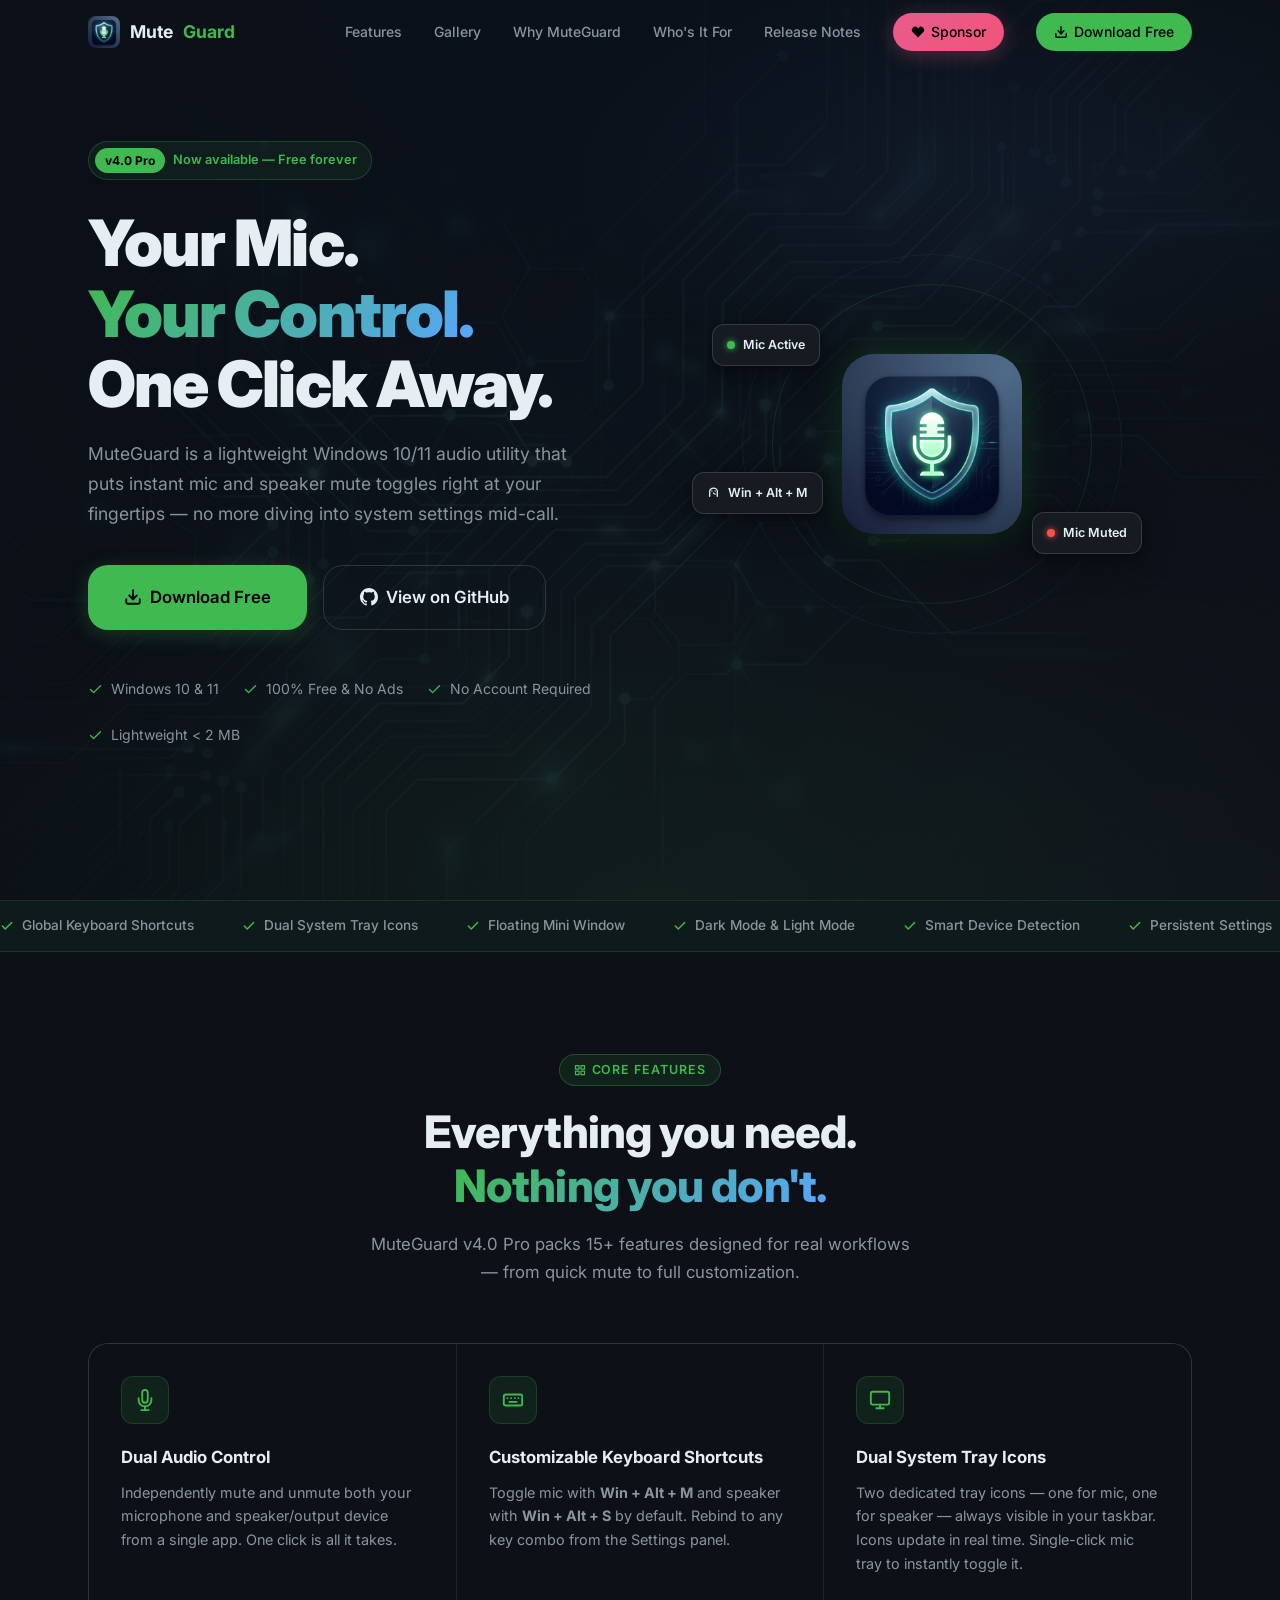
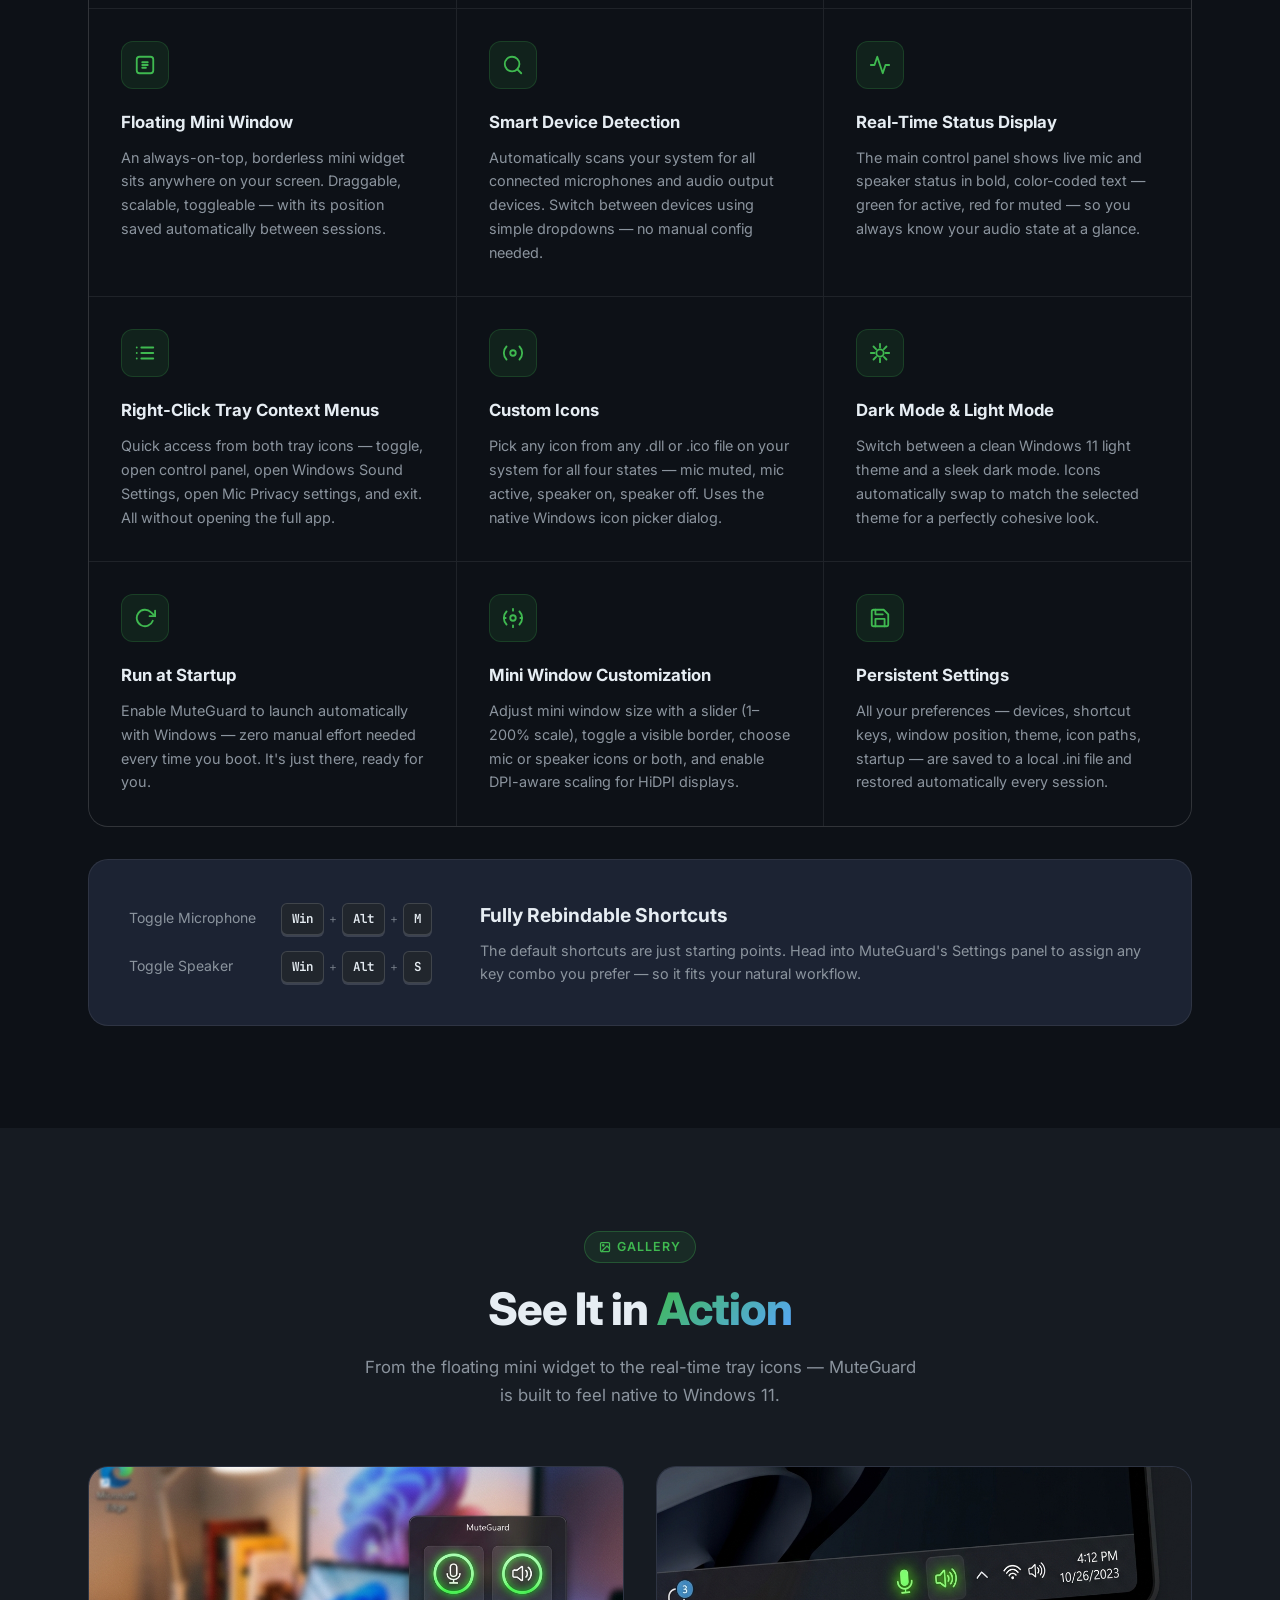
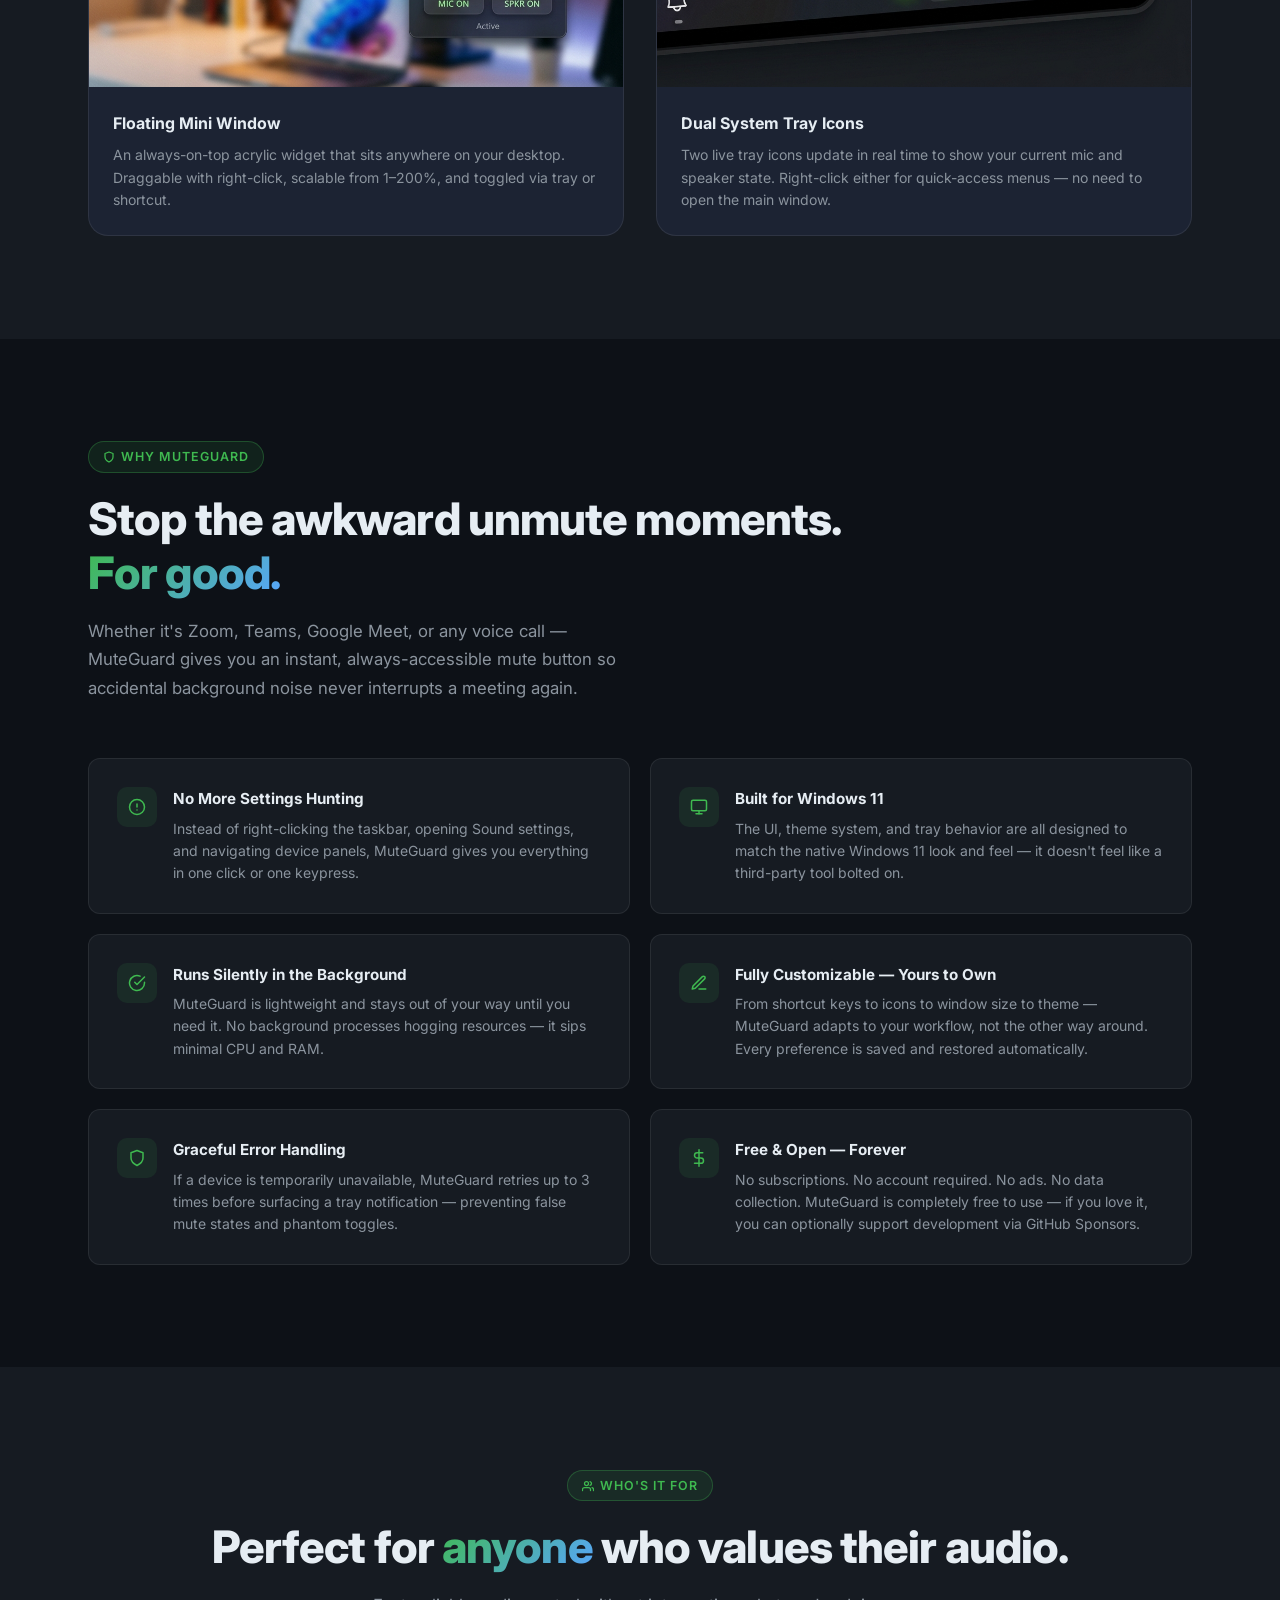
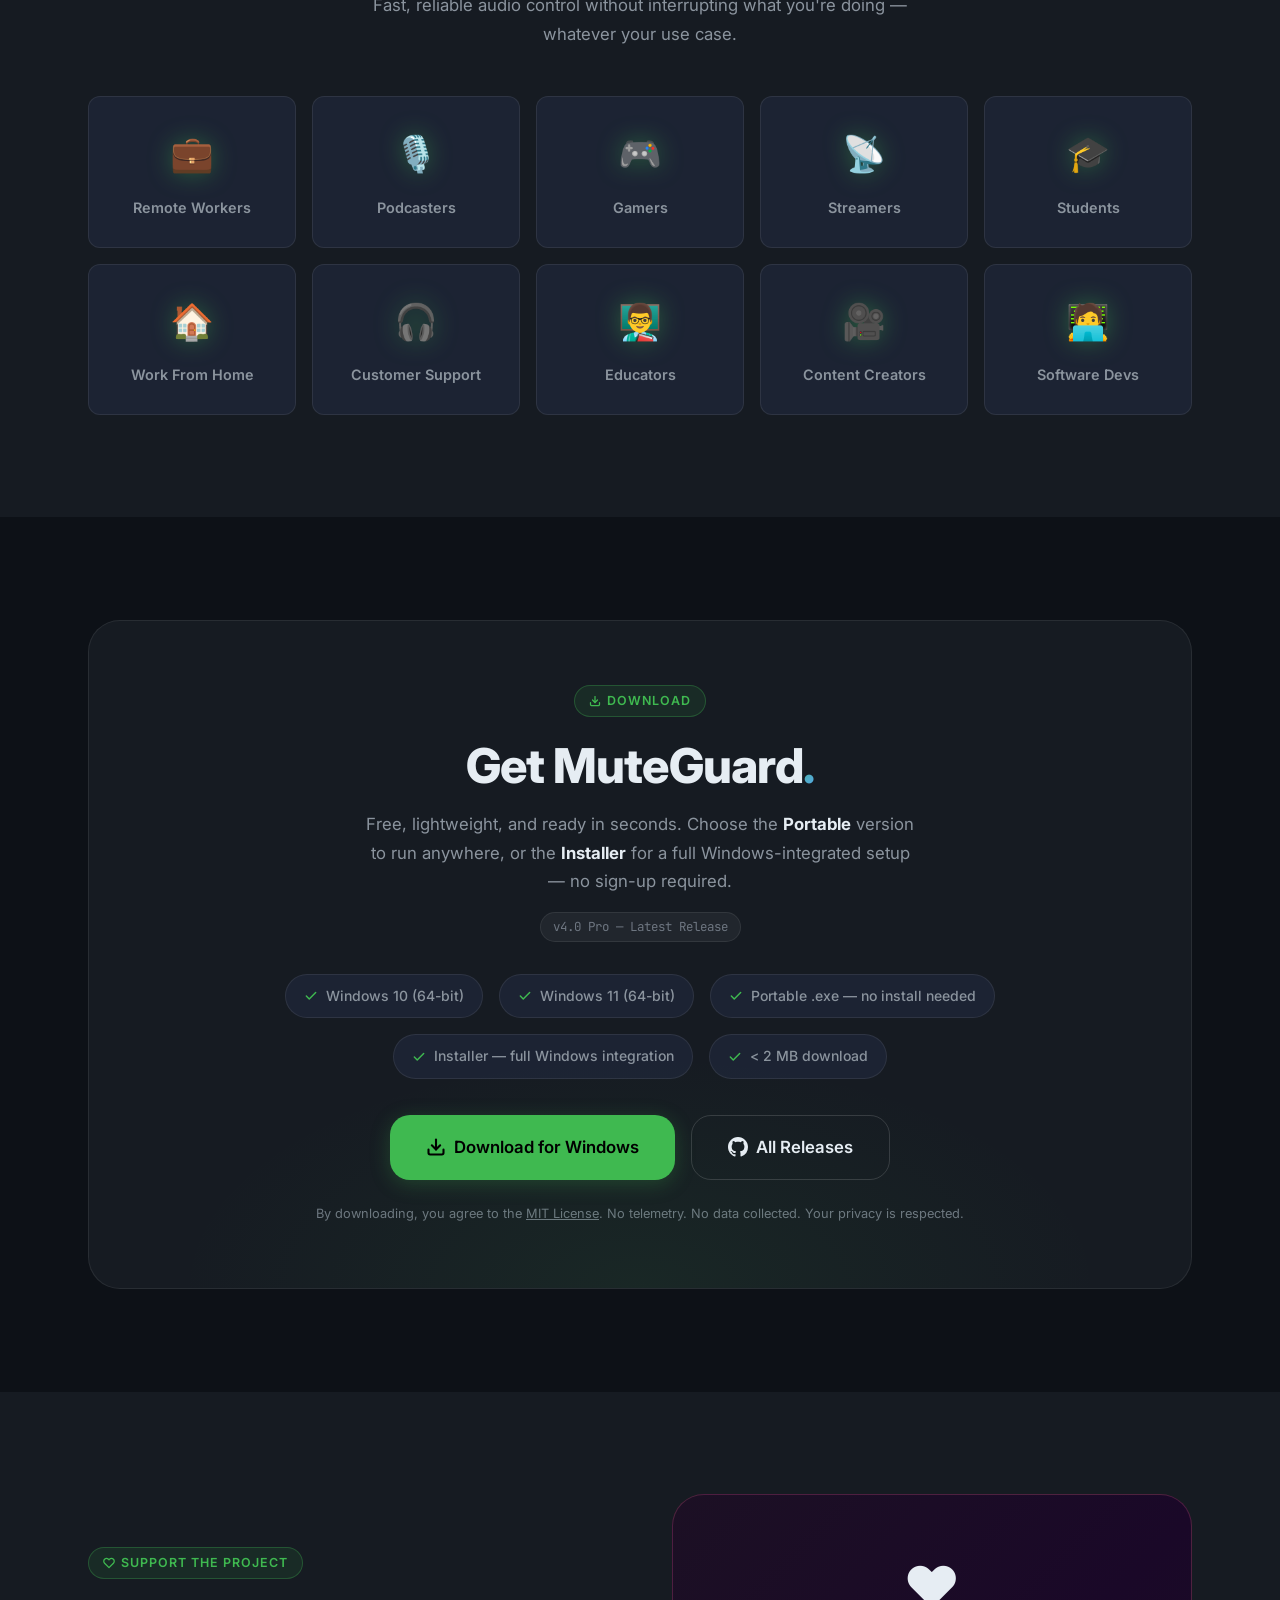
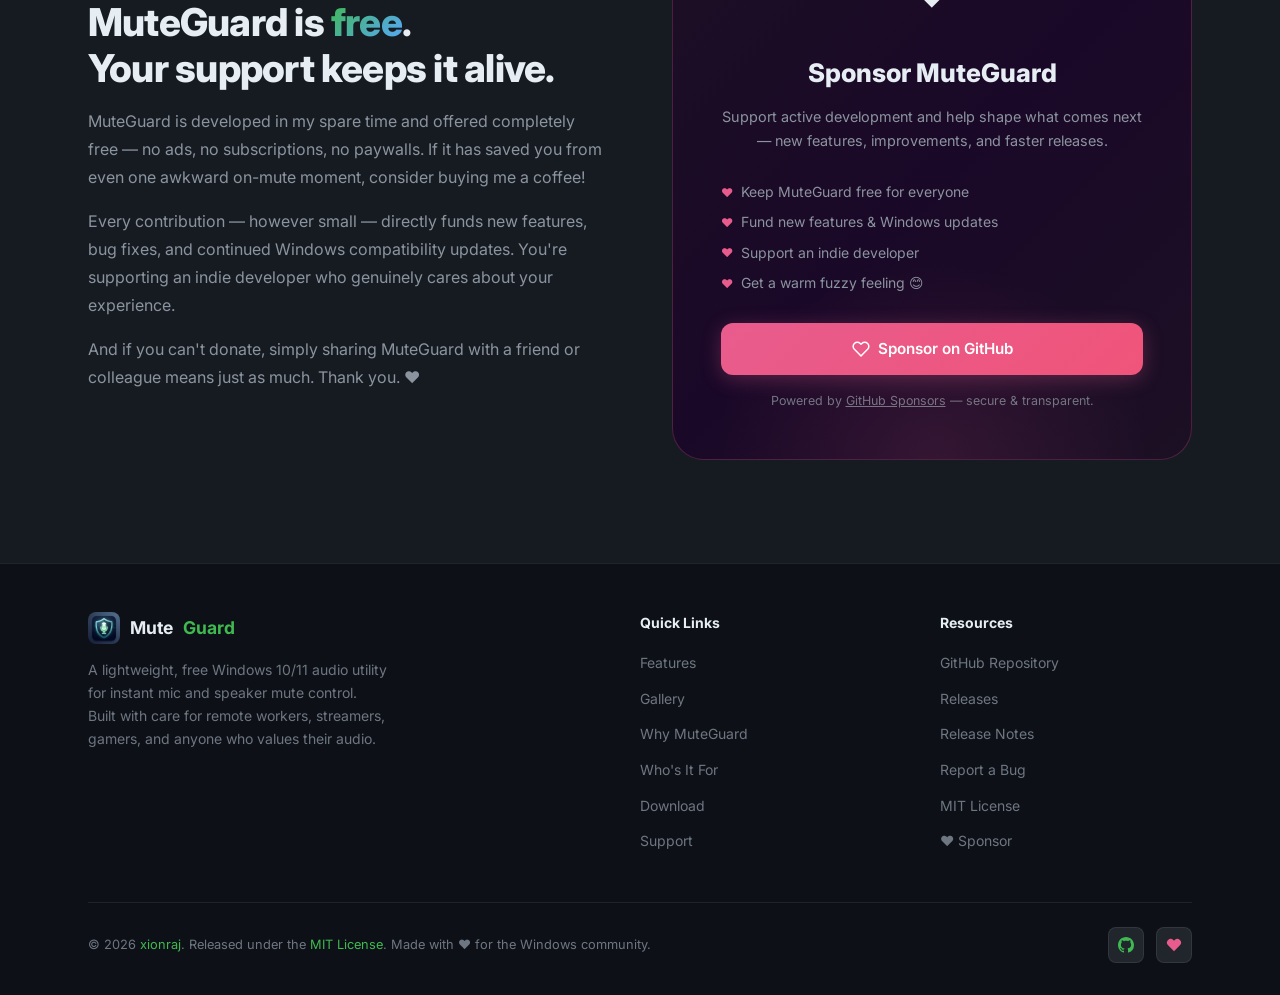
<file: docs/index.html>
<!DOCTYPE html>
<html lang="en">
<head>
  <meta charset="UTF-8" />
  <meta name="viewport" content="width=device-width, initial-scale=1.0" />
  <meta http-equiv="X-UA-Compatible" content="IE=edge" />

  <!-- SEO -->
  <title>MuteGuard — Instant Mic & Speaker Control for Windows 10/11</title>
  <meta name="description" content="MuteGuard is a free, lightweight Windows audio utility that puts your mic and speaker mute toggles right at your fingertips. Tray icons, keyboard shortcuts, floating mini window and more." />
  <meta name="keywords" content="MuteGuard, mute microphone Windows, mic mute toggle, Windows 11 audio control, system tray mute, keyboard shortcut mic, free audio utility" />
  <meta name="author" content="xionraj" />
  <meta name="robots" content="index, follow" />
  <link rel="canonical" href="https://xionraj.github.io/MuteGuard/" />

  <!-- Open Graph -->
  <meta property="og:type" content="website" />
  <meta property="og:title" content="MuteGuard — Instant Mic & Speaker Control for Windows" />
  <meta property="og:description" content="Free, lightweight Windows audio utility. Tray icons, global hotkeys, floating mini window. One click to mute — always." />
  <meta property="og:image" content="https://xionraj.github.io/MuteGuard/assets/images/icon.png" />
  <meta property="og:url" content="https://xionraj.github.io/MuteGuard/" />
  <meta property="og:site_name" content="MuteGuard" />

  <!-- Twitter Card -->
  <meta name="twitter:card" content="summary_large_image" />
  <meta name="twitter:title" content="MuteGuard — Instant Mic & Speaker Control for Windows" />
  <meta name="twitter:description" content="Free Windows utility for instant mic & speaker mute. Global hotkeys, tray icons, floating widget." />
  <meta name="twitter:image" content="https://xionraj.github.io/MuteGuard/assets/images/icon.png" />

  <!-- Favicon -->
  <link rel="icon" type="image/png" href="assets/images/icon.png" />
  <link rel="apple-touch-icon" href="assets/images/icon.png" />

  <!-- Stylesheet -->
  <link rel="stylesheet" href="assets/css/style.css" />

  <!-- Structured Data -->
  <script type="application/ld+json">
  {
    "@context": "https://schema.org",
    "@type": "SoftwareApplication",
    "name": "MuteGuard",
    "operatingSystem": "Windows 10, Windows 11",
    "applicationCategory": "UtilitiesApplication",
    "offers": { "@type": "Offer", "price": "0", "priceCurrency": "USD" },
    "description": "Lightweight Windows audio control utility for instant mic and speaker mute toggling.",
    "url": "https://xionraj.github.io/MuteGuard/",
    "author": { "@type": "Person", "name": "xionraj", "url": "https://github.com/xionraj" }
  }
  </script>
</head>
<body>

<!-- ═══════════════ NAV ═══════════════ -->
<nav id="navbar" role="navigation" aria-label="Main navigation">
  <div class="container nav-inner">
    <a href="#hero" class="nav-logo" aria-label="MuteGuard Home">
      <img src="assets/images/icon.png" alt="MuteGuard icon" width="32" height="32" />
      Mute<span>Guard</span>
    </a>

    <ul class="nav-links" role="list">
      <li><a href="#features">Features</a></li>
      <li><a href="#visuals">Gallery</a></li>
      <li><a href="#why">Why MuteGuard</a></li>
      <li><a href="#audience">Who's It For</a></li>
      <li><a href="release-notes.html">Release Notes</a></li>
      <li>
        <a href="https://github.com/sponsors/xionraj"
           class="btn-nav btn-sponsor"
           target="_blank"
           rel="noopener">
          <svg width="14" height="14" viewBox="0 0 24 24" fill="currentColor"><path d="M20.84 4.61a5.5 5.5 0 0 0-7.78 0L12 5.67l-1.06-1.06a5.5 5.5 0 0 0-7.78 7.78l1.06 1.06L12 21.23l7.78-7.78 1.06-1.06a5.5 5.5 0 0 0 0-7.78z"/></svg>
          Sponsor
        </a>
      </li>
      <li>
        <a href="https://github.com/xionraj/MuteGuard/releases/latest"
           class="btn-nav"
           id="nav-download"
           target="_blank"
           rel="noopener"
           data-download>
          <svg width="14" height="14" viewBox="0 0 24 24" fill="none" stroke="currentColor" stroke-width="2.5" stroke-linecap="round" stroke-linejoin="round"><path d="M21 15v4a2 2 0 0 1-2 2H5a2 2 0 0 1-2-2v-4"/><polyline points="7 10 12 15 17 10"/><line x1="12" y1="15" x2="12" y2="3"/></svg>
          Download Free
        </a>
      </li>
    </ul>

    <button class="hamburger" id="hamburger" aria-label="Toggle menu" aria-expanded="false">
      <span></span><span></span><span></span>
    </button>
  </div>
</nav>

<!-- Mobile nav -->
<nav id="mobile-nav" class="mobile-nav" aria-label="Mobile navigation">
  <a href="#features">
    <svg width="16" height="16" viewBox="0 0 24 24" fill="none" stroke="currentColor" stroke-width="2" stroke-linecap="round" stroke-linejoin="round"><rect x="3" y="3" width="7" height="7"/><rect x="14" y="3" width="7" height="7"/><rect x="14" y="14" width="7" height="7"/><rect x="3" y="14" width="7" height="7"/></svg>
    Features
  </a>
  <a href="#visuals">
    <svg width="16" height="16" viewBox="0 0 24 24" fill="none" stroke="currentColor" stroke-width="2" stroke-linecap="round" stroke-linejoin="round"><rect x="3" y="3" width="18" height="18" rx="2"/><circle cx="8.5" cy="8.5" r="1.5"/><polyline points="21 15 16 10 5 21"/></svg>
    Gallery
  </a>
  <a href="#why">
    <svg width="16" height="16" viewBox="0 0 24 24" fill="none" stroke="currentColor" stroke-width="2" stroke-linecap="round" stroke-linejoin="round"><path d="M12 22s8-4 8-10V5l-8-3-8 3v7c0 6 8 10 8 10z"/></svg>
    Why MuteGuard
  </a>
  <a href="#audience">
    <svg width="16" height="16" viewBox="0 0 24 24" fill="none" stroke="currentColor" stroke-width="2" stroke-linecap="round" stroke-linejoin="round"><path d="M17 21v-2a4 4 0 0 0-4-4H5a4 4 0 0 0-4 4v2"/><circle cx="9" cy="7" r="4"/><path d="M23 21v-2a4 4 0 0 0-3-3.87"/><path d="M16 3.13a4 4 0 0 1 0 7.75"/></svg>
    Who's It For
  </a>
  <a href="https://github.com/sponsors/xionraj" target="_blank" rel="noopener" class="btn-nav btn-sponsor" style="justify-content:center;">
    <svg width="14" height="14" viewBox="0 0 24 24" fill="currentColor"><path d="M20.84 4.61a5.5 5.5 0 0 0-7.78 0L12 5.67l-1.06-1.06a5.5 5.5 0 0 0-7.78 7.78l1.06 1.06L12 21.23l7.78-7.78 1.06-1.06a5.5 5.5 0 0 0 0-7.78z"/></svg>
    Sponsor
  </a>
  <a href="https://github.com/xionraj/MuteGuard/releases/latest" target="_blank" rel="noopener" class="btn-nav" style="justify-content:center;" data-download>
    ⬇ Download Free
  </a>
</nav>

<!-- ═══════════════ HERO ═══════════════ -->
<section id="hero" aria-label="Hero">
  <div class="hero-bg">
    <div class="hero-bg-image" aria-hidden="true"></div>
    <div class="hero-bg-gradient" aria-hidden="true"></div>
    <div class="hero-grid" aria-hidden="true"></div>
  </div>

  <div class="container">
    <div class="hero-inner">
      <!-- Left: Copy -->
      <div class="hero-content">
        <div class="hero-badge" aria-label="Version">
          <span class="badge-pill">v4.0 Pro</span>
          Now available — Free forever
        </div>

        <h1 class="hero-title">
          Your Mic.<br/>
          <span class="gradient-text">Your Control.</span><br/>
          One Click Away.
        </h1>

        <p class="hero-desc">
          MuteGuard is a lightweight Windows 10/11 audio utility that puts instant mic and
          speaker mute toggles right at your fingertips — no more diving into system
          settings mid-call.
        </p>

        <div class="hero-cta">
          <a href="https://github.com/xionraj/MuteGuard/releases/latest"
             class="btn btn-primary btn-lg"
             id="btn-download-main"
             target="_blank"
             rel="noopener"
             data-download
             aria-label="Download MuteGuard for free">
            <svg width="18" height="18" viewBox="0 0 24 24" fill="none" stroke="currentColor" stroke-width="2.5" stroke-linecap="round" stroke-linejoin="round"><path d="M21 15v4a2 2 0 0 1-2 2H5a2 2 0 0 1-2-2v-4"/><polyline points="7 10 12 15 17 10"/><line x1="12" y1="15" x2="12" y2="3"/></svg>
            Download Free
          </a>
          <a href="https://github.com/xionraj/MuteGuard"
             class="btn btn-outline btn-lg"
             target="_blank"
             rel="noopener"
             aria-label="View source on GitHub">
            <svg width="18" height="18" viewBox="0 0 24 24" fill="currentColor"><path d="M12 0C5.37 0 0 5.37 0 12c0 5.31 3.435 9.795 8.205 11.385.6.105.825-.255.825-.57 0-.285-.015-1.23-.015-2.235-3.015.555-3.795-.735-4.035-1.41-.135-.345-.72-1.41-1.23-1.695-.42-.225-1.02-.78-.015-.795.945-.015 1.62.87 1.845 1.23 1.08 1.815 2.805 1.305 3.495.99.105-.78.42-1.305.765-1.605-2.67-.3-5.46-1.335-5.46-5.925 0-1.305.465-2.385 1.23-3.225-.12-.3-.54-1.53.12-3.18 0 0 1.005-.315 3.3 1.23.96-.27 1.98-.405 3-.405s2.04.135 3 .405c2.295-1.56 3.3-1.23 3.3-1.23.66 1.65.24 2.88.12 3.18.765.84 1.23 1.905 1.23 3.225 0 4.605-2.805 5.625-5.475 5.925.435.375.81 1.095.81 2.22 0 1.605-.015 2.895-.015 3.3 0 .315.225.69.825.57A12.02 12.02 0 0 0 24 12c0-6.63-5.37-12-12-12z"/></svg>
            View on GitHub
          </a>
        </div>

        <div class="hero-meta">
          <div class="hero-meta-item">
            <svg width="15" height="15" viewBox="0 0 24 24" fill="none" stroke="currentColor" stroke-width="2.2" stroke-linecap="round" stroke-linejoin="round"><polyline points="20 6 9 17 4 12"/></svg>
            Windows 10 &amp; 11
          </div>
          <div class="hero-meta-item">
            <svg width="15" height="15" viewBox="0 0 24 24" fill="none" stroke="currentColor" stroke-width="2.2" stroke-linecap="round" stroke-linejoin="round"><polyline points="20 6 9 17 4 12"/></svg>
            100% Free &amp; No Ads
          </div>
          <div class="hero-meta-item">
            <svg width="15" height="15" viewBox="0 0 24 24" fill="none" stroke="currentColor" stroke-width="2.2" stroke-linecap="round" stroke-linejoin="round"><polyline points="20 6 9 17 4 12"/></svg>
            No Account Required
          </div>
          <div class="hero-meta-item">
            <svg width="15" height="15" viewBox="0 0 24 24" fill="none" stroke="currentColor" stroke-width="2.2" stroke-linecap="round" stroke-linejoin="round"><polyline points="20 6 9 17 4 12"/></svg>
            Lightweight &lt; 2 MB
          </div>
        </div>
      </div>

      <!-- Right: Visual -->
      <div class="hero-visual" aria-hidden="true">
        <div class="hero-app-preview">
          <div class="hero-icon-ring">
            <div class="hero-icon-main">
              <img src="assets/images/icon.png" alt="MuteGuard application icon" width="180" height="180" />
            </div>
          </div>

          <div class="floating-card floating-card-1">
            <span class="dot dot-green"></span>
            Mic Active
          </div>
          <div class="floating-card floating-card-2">
            <span class="dot dot-red"></span>
            Mic Muted
          </div>
          <div class="floating-card floating-card-3">
            <svg width="13" height="13" viewBox="0 0 24 24" fill="none" stroke="currentColor" stroke-width="2.5" stroke-linecap="round"><path d="M9 9h.01M15 9h.01M12 13c.56 1 1.44 2 3 2"/><path d="M4.87 19l.13-9.5C5 6.4 8.3 4 12 4s7 2.4 7 5.5V19"/></svg>
            Win + Alt + M
          </div>
        </div>
      </div>
    </div>
  </div>
</section>

<!-- ═══════════════ STATUS STRIP ═══════════════ -->
<div class="status-strip" aria-hidden="true">
  <div class="status-strip-inner">
    <span class="strip-item">
      <svg width="14" height="14" viewBox="0 0 24 24" fill="none" stroke="currentColor" stroke-width="2.5" stroke-linecap="round" stroke-linejoin="round"><polyline points="20 6 9 17 4 12"/></svg>
      Global Keyboard Shortcuts
    </span>
    <span class="strip-item">
      <svg width="14" height="14" viewBox="0 0 24 24" fill="none" stroke="currentColor" stroke-width="2.5" stroke-linecap="round" stroke-linejoin="round"><polyline points="20 6 9 17 4 12"/></svg>
      Dual System Tray Icons
    </span>
    <span class="strip-item">
      <svg width="14" height="14" viewBox="0 0 24 24" fill="none" stroke="currentColor" stroke-width="2.5" stroke-linecap="round" stroke-linejoin="round"><polyline points="20 6 9 17 4 12"/></svg>
      Floating Mini Window
    </span>
    <span class="strip-item">
      <svg width="14" height="14" viewBox="0 0 24 24" fill="none" stroke="currentColor" stroke-width="2.5" stroke-linecap="round" stroke-linejoin="round"><polyline points="20 6 9 17 4 12"/></svg>
      Dark Mode &amp; Light Mode
    </span>
    <span class="strip-item">
      <svg width="14" height="14" viewBox="0 0 24 24" fill="none" stroke="currentColor" stroke-width="2.5" stroke-linecap="round" stroke-linejoin="round"><polyline points="20 6 9 17 4 12"/></svg>
      Smart Device Detection
    </span>
    <span class="strip-item">
      <svg width="14" height="14" viewBox="0 0 24 24" fill="none" stroke="currentColor" stroke-width="2.5" stroke-linecap="round" stroke-linejoin="round"><polyline points="20 6 9 17 4 12"/></svg>
      Persistent Settings
    </span>
    <span class="strip-item">
      <svg width="14" height="14" viewBox="0 0 24 24" fill="none" stroke="currentColor" stroke-width="2.5" stroke-linecap="round" stroke-linejoin="round"><polyline points="20 6 9 17 4 12"/></svg>
      Custom Icons &amp; Themes
    </span>
    <span class="strip-item">
      <svg width="14" height="14" viewBox="0 0 24 24" fill="none" stroke="currentColor" stroke-width="2.5" stroke-linecap="round" stroke-linejoin="round"><polyline points="20 6 9 17 4 12"/></svg>
      Run at Startup
    </span>
    <span class="strip-item">
      <svg width="14" height="14" viewBox="0 0 24 24" fill="none" stroke="currentColor" stroke-width="2.5" stroke-linecap="round" stroke-linejoin="round"><polyline points="20 6 9 17 4 12"/></svg>
      100% Free
    </span>
  </div>
</div>

<!-- ═══════════════ FEATURES ═══════════════ -->
<section id="features" class="section-pad">
  <div class="container">
    <div class="text-center" data-reveal>
      <div class="section-label">
        <svg width="12" height="12" viewBox="0 0 24 24" fill="none" stroke="currentColor" stroke-width="2.5" stroke-linecap="round" stroke-linejoin="round"><rect x="3" y="3" width="7" height="7"/><rect x="14" y="3" width="7" height="7"/><rect x="14" y="14" width="7" height="7"/><rect x="3" y="14" width="7" height="7"/></svg>
        Core Features
      </div>
      <h2 class="section-title">Everything you need.<br/><span class="gradient-text">Nothing you don't.</span></h2>
      <p class="section-subtitle">MuteGuard v4.0 Pro packs 15+ features designed for real workflows — from quick mute to full customization.</p>
    </div>

    <div class="features-grid" role="list">

      <!-- Dual Audio Control -->
      <article class="feature-card" role="listitem" data-reveal data-reveal-delay="1">
        <div class="feature-icon" aria-hidden="true">
          <svg width="22" height="22" viewBox="0 0 24 24" fill="none" stroke="currentColor" stroke-width="2" stroke-linecap="round" stroke-linejoin="round"><path d="M12 1a3 3 0 0 0-3 3v8a3 3 0 0 0 6 0V4a3 3 0 0 0-3-3z"/><path d="M19 10v2a7 7 0 0 1-14 0v-2"/><line x1="12" y1="19" x2="12" y2="23"/><line x1="8" y1="23" x2="16" y2="23"/></svg>
        </div>
        <h3 class="feature-title">Dual Audio Control</h3>
        <p class="feature-desc">Independently mute and unmute both your microphone and speaker/output device from a single app. One click is all it takes.</p>
      </article>

      <!-- Keyboard Shortcuts -->
      <article class="feature-card" role="listitem" data-reveal data-reveal-delay="2">
        <div class="feature-icon" aria-hidden="true">
          <svg width="22" height="22" viewBox="0 0 24 24" fill="none" stroke="currentColor" stroke-width="2" stroke-linecap="round" stroke-linejoin="round"><rect x="2" y="6" width="20" height="12" rx="2"/><path d="M6 10h.001M10 10h.001M14 10h.001M18 10h.001M8 14h8"/></svg>
        </div>
        <h3 class="feature-title">Customizable Keyboard Shortcuts</h3>
        <p class="feature-desc">Toggle mic with <strong>Win + Alt + M</strong> and speaker with <strong>Win + Alt + S</strong> by default. Rebind to any key combo from the Settings panel.</p>
      </article>

      <!-- Dual Tray Icons -->
      <article class="feature-card" role="listitem" data-reveal data-reveal-delay="3">
        <div class="feature-icon" aria-hidden="true">
          <svg width="22" height="22" viewBox="0 0 24 24" fill="none" stroke="currentColor" stroke-width="2" stroke-linecap="round" stroke-linejoin="round"><rect x="2" y="3" width="20" height="14" rx="2"/><line x1="8" y1="21" x2="16" y2="21"/><line x1="12" y1="17" x2="12" y2="21"/></svg>
        </div>
        <h3 class="feature-title">Dual System Tray Icons</h3>
        <p class="feature-desc">Two dedicated tray icons — one for mic, one for speaker — always visible in your taskbar. Icons update in real time. Single-click mic tray to instantly toggle it.</p>
      </article>

      <!-- Floating Mini Window -->
      <article class="feature-card" role="listitem" data-reveal data-reveal-delay="1">
        <div class="feature-icon" aria-hidden="true">
          <svg width="22" height="22" viewBox="0 0 24 24" fill="none" stroke="currentColor" stroke-width="2" stroke-linecap="round" stroke-linejoin="round"><rect x="3" y="3" width="18" height="18" rx="3"/><path d="M9 9h6M9 12h6M9 15h4"/></svg>
        </div>
        <h3 class="feature-title">Floating Mini Window</h3>
        <p class="feature-desc">An always-on-top, borderless mini widget sits anywhere on your screen. Draggable, scalable, toggleable — with its position saved automatically between sessions.</p>
      </article>

      <!-- Smart Device Detection -->
      <article class="feature-card" role="listitem" data-reveal data-reveal-delay="2">
        <div class="feature-icon" aria-hidden="true">
          <svg width="22" height="22" viewBox="0 0 24 24" fill="none" stroke="currentColor" stroke-width="2" stroke-linecap="round" stroke-linejoin="round"><circle cx="11" cy="11" r="8"/><line x1="21" y1="21" x2="16.65" y2="16.65"/></svg>
        </div>
        <h3 class="feature-title">Smart Device Detection</h3>
        <p class="feature-desc">Automatically scans your system for all connected microphones and audio output devices. Switch between devices using simple dropdowns — no manual config needed.</p>
      </article>

      <!-- Real-Time Status -->
      <article class="feature-card" role="listitem" data-reveal data-reveal-delay="3">
        <div class="feature-icon" aria-hidden="true">
          <svg width="22" height="22" viewBox="0 0 24 24" fill="none" stroke="currentColor" stroke-width="2" stroke-linecap="round" stroke-linejoin="round"><polyline points="22 12 18 12 15 21 9 3 6 12 2 12"/></svg>
        </div>
        <h3 class="feature-title">Real-Time Status Display</h3>
        <p class="feature-desc">The main control panel shows live mic and speaker status in bold, color-coded text — green for active, red for muted — so you always know your audio state at a glance.</p>
      </article>

      <!-- Right-Click Menus -->
      <article class="feature-card" role="listitem" data-reveal data-reveal-delay="1">
        <div class="feature-icon" aria-hidden="true">
          <svg width="22" height="22" viewBox="0 0 24 24" fill="none" stroke="currentColor" stroke-width="2" stroke-linecap="round" stroke-linejoin="round"><line x1="8" y1="6" x2="21" y2="6"/><line x1="8" y1="12" x2="21" y2="12"/><line x1="8" y1="18" x2="21" y2="18"/><line x1="3" y1="6" x2="3.01" y2="6"/><line x1="3" y1="12" x2="3.01" y2="12"/><line x1="3" y1="18" x2="3.01" y2="18"/></svg>
        </div>
        <h3 class="feature-title">Right-Click Tray Context Menus</h3>
        <p class="feature-desc">Quick access from both tray icons — toggle, open control panel, open Windows Sound Settings, open Mic Privacy settings, and exit. All without opening the full app.</p>
      </article>

      <!-- Custom Icons -->
      <article class="feature-card" role="listitem" data-reveal data-reveal-delay="2">
        <div class="feature-icon" aria-hidden="true">
          <svg width="22" height="22" viewBox="0 0 24 24" fill="none" stroke="currentColor" stroke-width="2" stroke-linecap="round" stroke-linejoin="round"><circle cx="12" cy="12" r="3"/><path d="M19.07 4.93a10 10 0 0 1 0 14.14"/><path d="M4.93 4.93a10 10 0 0 0 0 14.14"/></svg>
        </div>
        <h3 class="feature-title">Custom Icons</h3>
        <p class="feature-desc">Pick any icon from any .dll or .ico file on your system for all four states — mic muted, mic active, speaker on, speaker off. Uses the native Windows icon picker dialog.</p>
      </article>

      <!-- Dark/Light Mode -->
      <article class="feature-card" role="listitem" data-reveal data-reveal-delay="3">
        <div class="feature-icon" aria-hidden="true">
          <svg width="22" height="22" viewBox="0 0 24 24" fill="none" stroke="currentColor" stroke-width="2" stroke-linecap="round" stroke-linejoin="round"><circle cx="12" cy="12" r="4"/><line x1="12" y1="2" x2="12" y2="6"/><line x1="12" y1="18" x2="12" y2="22"/><line x1="4.93" y1="4.93" x2="7.76" y2="7.76"/><line x1="16.24" y1="16.24" x2="19.07" y2="19.07"/><line x1="2" y1="12" x2="6" y2="12"/><line x1="18" y1="12" x2="22" y2="12"/><line x1="4.93" y1="19.07" x2="7.76" y2="16.24"/><line x1="16.24" y1="7.76" x2="19.07" y2="4.93"/></svg>
        </div>
        <h3 class="feature-title">Dark Mode &amp; Light Mode</h3>
        <p class="feature-desc">Switch between a clean Windows 11 light theme and a sleek dark mode. Icons automatically swap to match the selected theme for a perfectly cohesive look.</p>
      </article>

      <!-- Run at Startup -->
      <article class="feature-card" role="listitem" data-reveal data-reveal-delay="1">
        <div class="feature-icon" aria-hidden="true">
          <svg width="22" height="22" viewBox="0 0 24 24" fill="none" stroke="currentColor" stroke-width="2" stroke-linecap="round" stroke-linejoin="round"><polyline points="23 4 23 10 17 10"/><path d="M20.49 15a9 9 0 1 1-2.12-9.36L23 10"/></svg>
        </div>
        <h3 class="feature-title">Run at Startup</h3>
        <p class="feature-desc">Enable MuteGuard to launch automatically with Windows — zero manual effort needed every time you boot. It's just there, ready for you.</p>
      </article>

      <!-- Mini Window Customization -->
      <article class="feature-card" role="listitem" data-reveal data-reveal-delay="2">
        <div class="feature-icon" aria-hidden="true">
          <svg width="22" height="22" viewBox="0 0 24 24" fill="none" stroke="currentColor" stroke-width="2" stroke-linecap="round" stroke-linejoin="round"><circle cx="12" cy="12" r="3"/><path d="M19.07 4.93a10 10 0 0 1 0 14.14M4.93 4.93a10 10 0 0 0 0 14.14"/><path d="M12 2v2M12 20v2M2 12h2M20 12h2"/></svg>
        </div>
        <h3 class="feature-title">Mini Window Customization</h3>
        <p class="feature-desc">Adjust mini window size with a slider (1–200% scale), toggle a visible border, choose mic or speaker icons or both, and enable DPI-aware scaling for HiDPI displays.</p>
      </article>

      <!-- Persistent Settings -->
      <article class="feature-card" role="listitem" data-reveal data-reveal-delay="3">
        <div class="feature-icon" aria-hidden="true">
          <svg width="22" height="22" viewBox="0 0 24 24" fill="none" stroke="currentColor" stroke-width="2" stroke-linecap="round" stroke-linejoin="round"><path d="M19 21H5a2 2 0 0 1-2-2V5a2 2 0 0 1 2-2h11l5 5v11a2 2 0 0 1-2 2z"/><polyline points="17 21 17 13 7 13 7 21"/><polyline points="7 3 7 8 15 8"/></svg>
        </div>
        <h3 class="feature-title">Persistent Settings</h3>
        <p class="feature-desc">All your preferences — devices, shortcut keys, window position, theme, icon paths, startup — are saved to a local .ini file and restored automatically every session.</p>
      </article>

    </div>

    <!-- Shortcut Showcase -->
    <div class="shortcut-showcase" data-reveal>
      <div class="shortcut-group">
        <div class="shortcut-row" id="mic-shortcut">
          <span class="shortcut-label">Toggle Microphone</span>
          <div class="kbd-group">
            <kbd>Win</kbd>
            <span class="kbd-sep">+</span>
            <kbd>Alt</kbd>
            <span class="kbd-sep">+</span>
            <kbd>M</kbd>
          </div>
        </div>
        <div class="shortcut-row" id="speaker-shortcut">
          <span class="shortcut-label">Toggle Speaker</span>
          <div class="kbd-group">
            <kbd>Win</kbd>
            <span class="kbd-sep">+</span>
            <kbd>Alt</kbd>
            <span class="kbd-sep">+</span>
            <kbd>S</kbd>
          </div>
        </div>
      </div>
      <div class="shortcut-desc">
        <h4>Fully Rebindable Shortcuts</h4>
        <p>The default shortcuts are just starting points. Head into MuteGuard's Settings panel to assign any key combo you prefer — so it fits your natural workflow.</p>
      </div>
    </div>
  </div>
</section>

<!-- ═══════════════ GALLERY / VISUALS ═══════════════ -->
<section id="visuals" class="section-pad">
  <div class="container">
    <div class="text-center" data-reveal>
      <div class="section-label">
        <svg width="12" height="12" viewBox="0 0 24 24" fill="none" stroke="currentColor" stroke-width="2.5" stroke-linecap="round" stroke-linejoin="round"><rect x="3" y="3" width="18" height="18" rx="2"/><circle cx="8.5" cy="8.5" r="1.5"/><polyline points="21 15 16 10 5 21"/></svg>
        Gallery
      </div>
      <h2 class="section-title">See It in <span class="gradient-text">Action</span></h2>
      <p class="section-subtitle">From the floating mini widget to the real-time tray icons — MuteGuard is built to feel native to Windows 11.</p>
    </div>

    <div class="visuals-grid">
      <article class="visual-card" data-reveal data-reveal-delay="1">
        <img src="assets/images/mini-widget.png" alt="MuteGuard floating mini window widget showing mic and speaker icons" loading="lazy" width="600" height="220" />
        <div class="visual-card-body">
          <h3 class="visual-card-title">Floating Mini Window</h3>
          <p class="visual-card-desc">An always-on-top acrylic widget that sits anywhere on your desktop. Draggable with right-click, scalable from 1–200%, and toggled via tray or shortcut.</p>
        </div>
      </article>

      <article class="visual-card" data-reveal data-reveal-delay="2">
        <img src="assets/images/tray-preview.png" alt="MuteGuard system tray icons showing mic and speaker status in Windows 11 taskbar" loading="lazy" width="600" height="220" />
        <div class="visual-card-body">
          <h3 class="visual-card-title">Dual System Tray Icons</h3>
          <p class="visual-card-desc">Two live tray icons update in real time to show your current mic and speaker state. Right-click either for quick-access menus — no need to open the main window.</p>
        </div>
      </article>
    </div>
  </div>
</section>

<!-- ═══════════════ WHY MUTEGUARD ═══════════════ -->
<section id="why" class="section-pad">
  <div class="container">
    <div data-reveal>
      <div class="section-label">
        <svg width="12" height="12" viewBox="0 0 24 24" fill="none" stroke="currentColor" stroke-width="2.5" stroke-linecap="round" stroke-linejoin="round"><path d="M12 22s8-4 8-10V5l-8-3-8 3v7c0 6 8 10 8 10z"/></svg>
        Why MuteGuard
      </div>
      <h2 class="section-title">Stop the awkward unmute moments.<br/><span class="gradient-text">For good.</span></h2>
      <p class="section-subtitle">Whether it's Zoom, Teams, Google Meet, or any voice call — MuteGuard gives you an instant, always-accessible mute button so accidental background noise never interrupts a meeting again.</p>
    </div>

    <div class="why-grid">
      <div class="why-card" data-reveal data-reveal-delay="1">
        <div class="why-icon" aria-hidden="true">
          <svg width="18" height="18" viewBox="0 0 24 24" fill="none" stroke="currentColor" stroke-width="2" stroke-linecap="round" stroke-linejoin="round"><circle cx="12" cy="12" r="10"/><line x1="12" y1="8" x2="12" y2="12"/><line x1="12" y1="16" x2="12.01" y2="16"/></svg>
        </div>
        <div class="why-text">
          <h4>No More Settings Hunting</h4>
          <p>Instead of right-clicking the taskbar, opening Sound settings, and navigating device panels, MuteGuard gives you everything in one click or one keypress.</p>
        </div>
      </div>

      <div class="why-card" data-reveal data-reveal-delay="2">
        <div class="why-icon" aria-hidden="true">
          <svg width="18" height="18" viewBox="0 0 24 24" fill="none" stroke="currentColor" stroke-width="2" stroke-linecap="round" stroke-linejoin="round"><rect x="2" y="3" width="20" height="14" rx="2"/><line x1="8" y1="21" x2="16" y2="21"/><line x1="12" y1="17" x2="12" y2="21"/></svg>
        </div>
        <div class="why-text">
          <h4>Built for Windows 11</h4>
          <p>The UI, theme system, and tray behavior are all designed to match the native Windows 11 look and feel — it doesn't feel like a third-party tool bolted on.</p>
        </div>
      </div>

      <div class="why-card" data-reveal data-reveal-delay="3">
        <div class="why-icon" aria-hidden="true">
          <svg width="18" height="18" viewBox="0 0 24 24" fill="none" stroke="currentColor" stroke-width="2" stroke-linecap="round" stroke-linejoin="round"><path d="M22 11.08V12a10 10 0 1 1-5.93-9.14"/><polyline points="22 4 12 14.01 9 11.01"/></svg>
        </div>
        <div class="why-text">
          <h4>Runs Silently in the Background</h4>
          <p>MuteGuard is lightweight and stays out of your way until you need it. No background processes hogging resources — it sips minimal CPU and RAM.</p>
        </div>
      </div>

      <div class="why-card" data-reveal data-reveal-delay="4">
        <div class="why-icon" aria-hidden="true">
          <svg width="18" height="18" viewBox="0 0 24 24" fill="none" stroke="currentColor" stroke-width="2" stroke-linecap="round" stroke-linejoin="round"><path d="M12 20h9"/><path d="M16.5 3.5a2.121 2.121 0 0 1 3 3L7 19l-4 1 1-4L16.5 3.5z"/></svg>
        </div>
        <div class="why-text">
          <h4>Fully Customizable — Yours to Own</h4>
          <p>From shortcut keys to icons to window size to theme — MuteGuard adapts to your workflow, not the other way around. Every preference is saved and restored automatically.</p>
        </div>
      </div>

      <div class="why-card" data-reveal data-reveal-delay="1">
        <div class="why-icon" aria-hidden="true">
          <svg width="18" height="18" viewBox="0 0 24 24" fill="none" stroke="currentColor" stroke-width="2" stroke-linecap="round" stroke-linejoin="round"><path d="M12 22s8-4 8-10V5l-8-3-8 3v7c0 6 8 10 8 10z"/></svg>
        </div>
        <div class="why-text">
          <h4>Graceful Error Handling</h4>
          <p>If a device is temporarily unavailable, MuteGuard retries up to 3 times before surfacing a tray notification — preventing false mute states and phantom toggles.</p>
        </div>
      </div>

      <div class="why-card" data-reveal data-reveal-delay="2">
        <div class="why-icon" aria-hidden="true">
          <svg width="18" height="18" viewBox="0 0 24 24" fill="none" stroke="currentColor" stroke-width="2" stroke-linecap="round" stroke-linejoin="round"><line x1="12" y1="1" x2="12" y2="23"/><path d="M17 5H9.5a3.5 3.5 0 0 0 0 7h5a3.5 3.5 0 0 1 0 7H6"/></svg>
        </div>
        <div class="why-text">
          <h4>Free &amp; Open — Forever</h4>
          <p>No subscriptions. No account required. No ads. No data collection. MuteGuard is completely free to use — if you love it, you can optionally support development via GitHub Sponsors.</p>
        </div>
      </div>
    </div>
  </div>
</section>

<!-- ═══════════════ AUDIENCE ═══════════════ -->
<section id="audience" class="section-pad">
  <div class="container">
    <div class="text-center" data-reveal>
      <div class="section-label">
        <svg width="12" height="12" viewBox="0 0 24 24" fill="none" stroke="currentColor" stroke-width="2.5" stroke-linecap="round" stroke-linejoin="round"><path d="M17 21v-2a4 4 0 0 0-4-4H5a4 4 0 0 0-4 4v2"/><circle cx="9" cy="7" r="4"/><path d="M23 21v-2a4 4 0 0 0-3-3.87"/><path d="M16 3.13a4 4 0 0 1 0 7.75"/></svg>
        Who's It For
      </div>
      <h2 class="section-title">Perfect for <span class="gradient-text">anyone</span> who values their audio.</h2>
      <p class="section-subtitle">Fast, reliable audio control without interrupting what you're doing — whatever your use case.</p>
    </div>

    <div class="audience-grid">
      <div class="audience-card" data-reveal data-reveal-delay="1">
        <span class="icon" aria-hidden="true">💼</span>
        <span>Remote Workers</span>
      </div>
      <div class="audience-card" data-reveal data-reveal-delay="2">
        <span class="icon" aria-hidden="true">🎙️</span>
        <span>Podcasters</span>
      </div>
      <div class="audience-card" data-reveal data-reveal-delay="3">
        <span class="icon" aria-hidden="true">🎮</span>
        <span>Gamers</span>
      </div>
      <div class="audience-card" data-reveal data-reveal-delay="4">
        <span class="icon" aria-hidden="true">📡</span>
        <span>Streamers</span>
      </div>
      <div class="audience-card" data-reveal data-reveal-delay="5">
        <span class="icon" aria-hidden="true">🎓</span>
        <span>Students</span>
      </div>
      <div class="audience-card" data-reveal data-reveal-delay="1">
        <span class="icon" aria-hidden="true">🏠</span>
        <span>Work From Home</span>
      </div>
      <div class="audience-card" data-reveal data-reveal-delay="2">
        <span class="icon" aria-hidden="true">🎧</span>
        <span>Customer Support</span>
      </div>
      <div class="audience-card" data-reveal data-reveal-delay="3">
        <span class="icon" aria-hidden="true">👨‍🏫</span>
        <span>Educators</span>
      </div>
      <div class="audience-card" data-reveal data-reveal-delay="4">
        <span class="icon" aria-hidden="true">🎥</span>
        <span>Content Creators</span>
      </div>
      <div class="audience-card" data-reveal data-reveal-delay="5">
        <span class="icon" aria-hidden="true">🧑‍💻</span>
        <span>Software Devs</span>
      </div>
    </div>
  </div>
</section>

<!-- ═══════════════ DOWNLOAD ═══════════════ -->
<section id="download" class="section-pad">
  <div class="container">
    <div class="download-box" data-reveal>
      <div class="section-label" style="margin:0 auto 20px;">
        <svg width="12" height="12" viewBox="0 0 24 24" fill="none" stroke="currentColor" stroke-width="2.5" stroke-linecap="round" stroke-linejoin="round"><path d="M21 15v4a2 2 0 0 1-2 2H5a2 2 0 0 1-2-2v-4"/><polyline points="7 10 12 15 17 10"/><line x1="12" y1="15" x2="12" y2="3"/></svg>
        Download
      </div>
      <h2 class="section-title">Get MuteGuard<span class="gradient-text">.</span></h2>
      <p class="section-subtitle" style="margin:0 auto;">Free, lightweight, and ready in seconds. Choose the <strong style="color:var(--color-text)">Portable</strong> version to run anywhere, or the <strong style="color:var(--color-text)">Installer</strong> for a full Windows-integrated setup — no sign-up required.</p>

      <div class="version-badge" id="version-tag">v4.0 Pro — Latest Release</div>

      <div class="req-grid">
        <div class="req-chip">
          <svg width="14" height="14" viewBox="0 0 24 24" fill="none" stroke="currentColor" stroke-width="2.5" stroke-linecap="round" stroke-linejoin="round"><polyline points="20 6 9 17 4 12"/></svg>
          Windows 10 (64-bit)
        </div>
        <div class="req-chip">
          <svg width="14" height="14" viewBox="0 0 24 24" fill="none" stroke="currentColor" stroke-width="2.5" stroke-linecap="round" stroke-linejoin="round"><polyline points="20 6 9 17 4 12"/></svg>
          Windows 11 (64-bit)
        </div>
        <div class="req-chip">
          <svg width="14" height="14" viewBox="0 0 24 24" fill="none" stroke="currentColor" stroke-width="2.5" stroke-linecap="round" stroke-linejoin="round"><polyline points="20 6 9 17 4 12"/></svg>
          Portable .exe — no install needed
        </div>
        <div class="req-chip">
          <svg width="14" height="14" viewBox="0 0 24 24" fill="none" stroke="currentColor" stroke-width="2.5" stroke-linecap="round" stroke-linejoin="round"><polyline points="20 6 9 17 4 12"/></svg>
          Installer — full Windows integration
        </div>
        <div class="req-chip">
          <svg width="14" height="14" viewBox="0 0 24 24" fill="none" stroke="currentColor" stroke-width="2.5" stroke-linecap="round" stroke-linejoin="round"><polyline points="20 6 9 17 4 12"/></svg>
          &lt; 2 MB download
        </div>
      </div>

      <div class="download-cta">
        <a href="https://github.com/xionraj/MuteGuard/releases/latest"
           class="btn btn-primary btn-lg"
           target="_blank"
           rel="noopener"
           data-download
           aria-label="Download MuteGuard latest release from GitHub">
          <svg width="20" height="20" viewBox="0 0 24 24" fill="none" stroke="currentColor" stroke-width="2.5" stroke-linecap="round" stroke-linejoin="round"><path d="M21 15v4a2 2 0 0 1-2 2H5a2 2 0 0 1-2-2v-4"/><polyline points="7 10 12 15 17 10"/><line x1="12" y1="15" x2="12" y2="3"/></svg>
          Download for Windows
        </a>
        <a href="https://github.com/xionraj/MuteGuard/releases"
           class="btn btn-outline btn-lg"
           target="_blank"
           rel="noopener"
           aria-label="View all MuteGuard releases on GitHub">
          <svg width="20" height="20" viewBox="0 0 24 24" fill="currentColor"><path d="M12 0C5.37 0 0 5.37 0 12c0 5.31 3.435 9.795 8.205 11.385.6.105.825-.255.825-.57 0-.285-.015-1.23-.015-2.235-3.015.555-3.795-.735-4.035-1.41-.135-.345-.72-1.41-1.23-1.695-.42-.225-1.02-.78-.015-.795.945-.015 1.62.87 1.845 1.23 1.08 1.815 2.805 1.305 3.495.99.105-.78.42-1.305.765-1.605-2.67-.3-5.46-1.335-5.46-5.925 0-1.305.465-2.385 1.23-3.225-.12-.3-.54-1.53.12-3.18 0 0 1.005-.315 3.3 1.23.96-.27 1.98-.405 3-.405s2.04.135 3 .405c2.295-1.56 3.3-1.23 3.3-1.23.66 1.65.24 2.88.12 3.18.765.84 1.23 1.905 1.23 3.225 0 4.605-2.805 5.625-5.475 5.925.435.375.81 1.095.81 2.22 0 1.605-.015 2.895-.015 3.3 0 .315.225.69.825.57A12.02 12.02 0 0 0 24 12c0-6.63-5.37-12-12-12z"/></svg>
          All Releases
        </a>
      </div>

      <p class="download-disclaimer">
        By downloading, you agree to the <a href="https://github.com/xionraj/MuteGuard/blob/main/LICENSE" target="_blank" rel="noopener">MIT License</a>.
        No telemetry. No data collected. Your privacy is respected.
      </p>
    </div>
  </div>
</section>

<!-- ═══════════════ DONATE ═══════════════ -->
<section id="donate" class="section-pad">
  <div class="container">
    <div class="donate-inner">
      <!-- Left: Text -->
      <div class="donate-text" data-reveal>
        <div class="section-label">
          <svg width="12" height="12" viewBox="0 0 24 24" fill="none" stroke="currentColor" stroke-width="2.5" stroke-linecap="round" stroke-linejoin="round"><path d="M20.84 4.61a5.5 5.5 0 0 0-7.78 0L12 5.67l-1.06-1.06a5.5 5.5 0 0 0-7.78 7.78l1.06 1.06L12 21.23l7.78-7.78 1.06-1.06a5.5 5.5 0 0 0 0-7.78z"/></svg>
          Support the Project
        </div>
        <h2 class="section-title">MuteGuard is <span class="gradient-text">free</span>.<br/>Your support keeps it alive.</h2>
        <p>MuteGuard is developed in my spare time and offered completely free — no ads, no subscriptions, no paywalls. If it has saved you from even one awkward on-mute moment, consider buying me a coffee!</p>
        <p>Every contribution — however small — directly funds new features, bug fixes, and continued Windows compatibility updates. You're supporting an indie developer who genuinely cares about your experience.</p>
        <p>And if you can't donate, simply sharing MuteGuard with a friend or colleague means just as much. Thank you. ♥</p>
      </div>

      <!-- Right: Donate Card -->
      <div class="donate-card" data-reveal data-reveal-delay="3">
        <span class="heart-emoji" aria-hidden="true">♥</span>
        <h3>Sponsor MuteGuard</h3>
        <p>Support active development and help shape what comes next — new features, improvements, and faster releases.</p>

        <ul class="donate-perks" aria-label="Sponsor perks">
          <li>Keep MuteGuard free for everyone</li>
          <li>Fund new features &amp; Windows updates</li>
          <li>Support an indie developer</li>
          <li>Get a warm fuzzy feeling 😊</li>
        </ul>

        <a href="https://github.com/sponsors/xionraj"
           class="btn btn-sponsor"
           target="_blank"
           rel="noopener"
           style="width:100%;justify-content:center;"
           aria-label="Sponsor xionraj on GitHub Sponsors">
          <svg width="18" height="18" viewBox="0 0 24 24" fill="none" stroke="currentColor" stroke-width="2" stroke-linecap="round" stroke-linejoin="round"><path d="M20.84 4.61a5.5 5.5 0 0 0-7.78 0L12 5.67l-1.06-1.06a5.5 5.5 0 0 0-7.78 7.78l1.06 1.06L12 21.23l7.78-7.78 1.06-1.06a5.5 5.5 0 0 0 0-7.78z"/></svg>
          Sponsor on GitHub
        </a>

        <p style="font-size:0.78rem;color:var(--color-text-subtle);margin-top:16px;margin-bottom:0;">
          Powered by <a href="https://github.com/sponsors" target="_blank" rel="noopener" style="color:var(--color-text-subtle);text-decoration:underline;">GitHub Sponsors</a> — secure &amp; transparent.
        </p>
      </div>
    </div>
  </div>
</section>

<!-- ═══════════════ FOOTER ═══════════════ -->
<footer role="contentinfo">
  <div class="container">
    <div class="footer-inner">
      <div class="footer-brand">
        <a href="#hero" class="nav-logo" aria-label="Back to top">
          <img src="assets/images/icon.png" alt="MuteGuard icon" width="28" height="28" />
          Mute<span>Guard</span>
        </a>
        <p>A lightweight, free Windows 10/11 audio utility for instant mic and speaker mute control. Built with care for remote workers, streamers, gamers, and anyone who values their audio.</p>
      </div>

      <div class="footer-col">
        <h4>Quick Links</h4>
        <ul class="footer-links">
          <li><a href="#features">Features</a></li>
          <li><a href="#visuals">Gallery</a></li>
          <li><a href="#why">Why MuteGuard</a></li>
          <li><a href="#audience">Who's It For</a></li>
          <li><a href="#download">Download</a></li>
          <li><a href="#donate">Support</a></li>
        </ul>
      </div>

      <div class="footer-col">
        <h4>Resources</h4>
        <ul class="footer-links">
          <li>
            <a href="https://github.com/xionraj/MuteGuard" target="_blank" rel="noopener">
              GitHub Repository
            </a>
          </li>
          <li>
            <a href="https://github.com/xionraj/MuteGuard/releases" target="_blank" rel="noopener">
              Releases
            </a>
          </li>
          <li>
            <a href="release-notes.html">
              Release Notes
            </a>
          </li>
          <li>
            <a href="https://github.com/xionraj/MuteGuard/issues" target="_blank" rel="noopener">
              Report a Bug
            </a>
          </li>
          <li>
            <a href="https://github.com/xionraj/MuteGuard/blob/main/LICENSE" target="_blank" rel="noopener">
              MIT License
            </a>
          </li>
          <li>
            <a href="https://github.com/sponsors/xionraj" target="_blank" rel="noopener">
              ♥ Sponsor
            </a>
          </li>
        </ul>
      </div>
    </div>

    <div class="footer-bottom">
      <p>
        &copy; <span id="year">2026</span> <a href="https://github.com/xionraj" target="_blank" rel="noopener">xionraj</a>. 
        Released under the <a href="https://github.com/xionraj/MuteGuard/blob/main/LICENSE" target="_blank" rel="noopener">MIT License</a>. 
        Made with ♥ for the Windows community.
      </p>
      <div class="social-links">
        <a href="https://github.com/xionraj/MuteGuard"
           class="social-link"
           target="_blank"
           rel="noopener"
           aria-label="GitHub Repository">
          <svg width="16" height="16" viewBox="0 0 24 24" fill="currentColor"><path d="M12 0C5.37 0 0 5.37 0 12c0 5.31 3.435 9.795 8.205 11.385.6.105.825-.255.825-.57 0-.285-.015-1.23-.015-2.235-3.015.555-3.795-.735-4.035-1.41-.135-.345-.72-1.41-1.23-1.695-.42-.225-1.02-.78-.015-.795.945-.015 1.62.87 1.845 1.23 1.08 1.815 2.805 1.305 3.495.99.105-.78.42-1.305.765-1.605-2.67-.3-5.46-1.335-5.46-5.925 0-1.305.465-2.385 1.23-3.225-.12-.3-.54-1.53.12-3.18 0 0 1.005-.315 3.3 1.23.96-.27 1.98-.405 3-.405s2.04.135 3 .405c2.295-1.56 3.3-1.23 3.3-1.23.66 1.65.24 2.88.12 3.18.765.84 1.23 1.905 1.23 3.225 0 4.605-2.805 5.625-5.475 5.925.435.375.81 1.095.81 2.22 0 1.605-.015 2.895-.015 3.3 0 .315.225.69.825.57A12.02 12.02 0 0 0 24 12c0-6.63-5.37-12-12-12z"/></svg>
        </a>
        <a href="https://github.com/sponsors/xionraj"
           class="social-link"
           target="_blank"
           rel="noopener"
           aria-label="Sponsor on GitHub"
           style="color:#e85c8d;">
          <svg width="16" height="16" viewBox="0 0 24 24" fill="currentColor"><path d="M20.84 4.61a5.5 5.5 0 0 0-7.78 0L12 5.67l-1.06-1.06a5.5 5.5 0 0 0-7.78 7.78l1.06 1.06L12 21.23l7.78-7.78 1.06-1.06a5.5 5.5 0 0 0 0-7.78z"/></svg>
        </a>
      </div>
    </div>
  </div>
</footer>

<!-- Toast Container -->
<div id="toast" aria-live="polite" aria-atomic="true"></div>

<!-- Main JS -->
<script src="assets/js/main.js" defer></script>
</body>
</html>
</file>
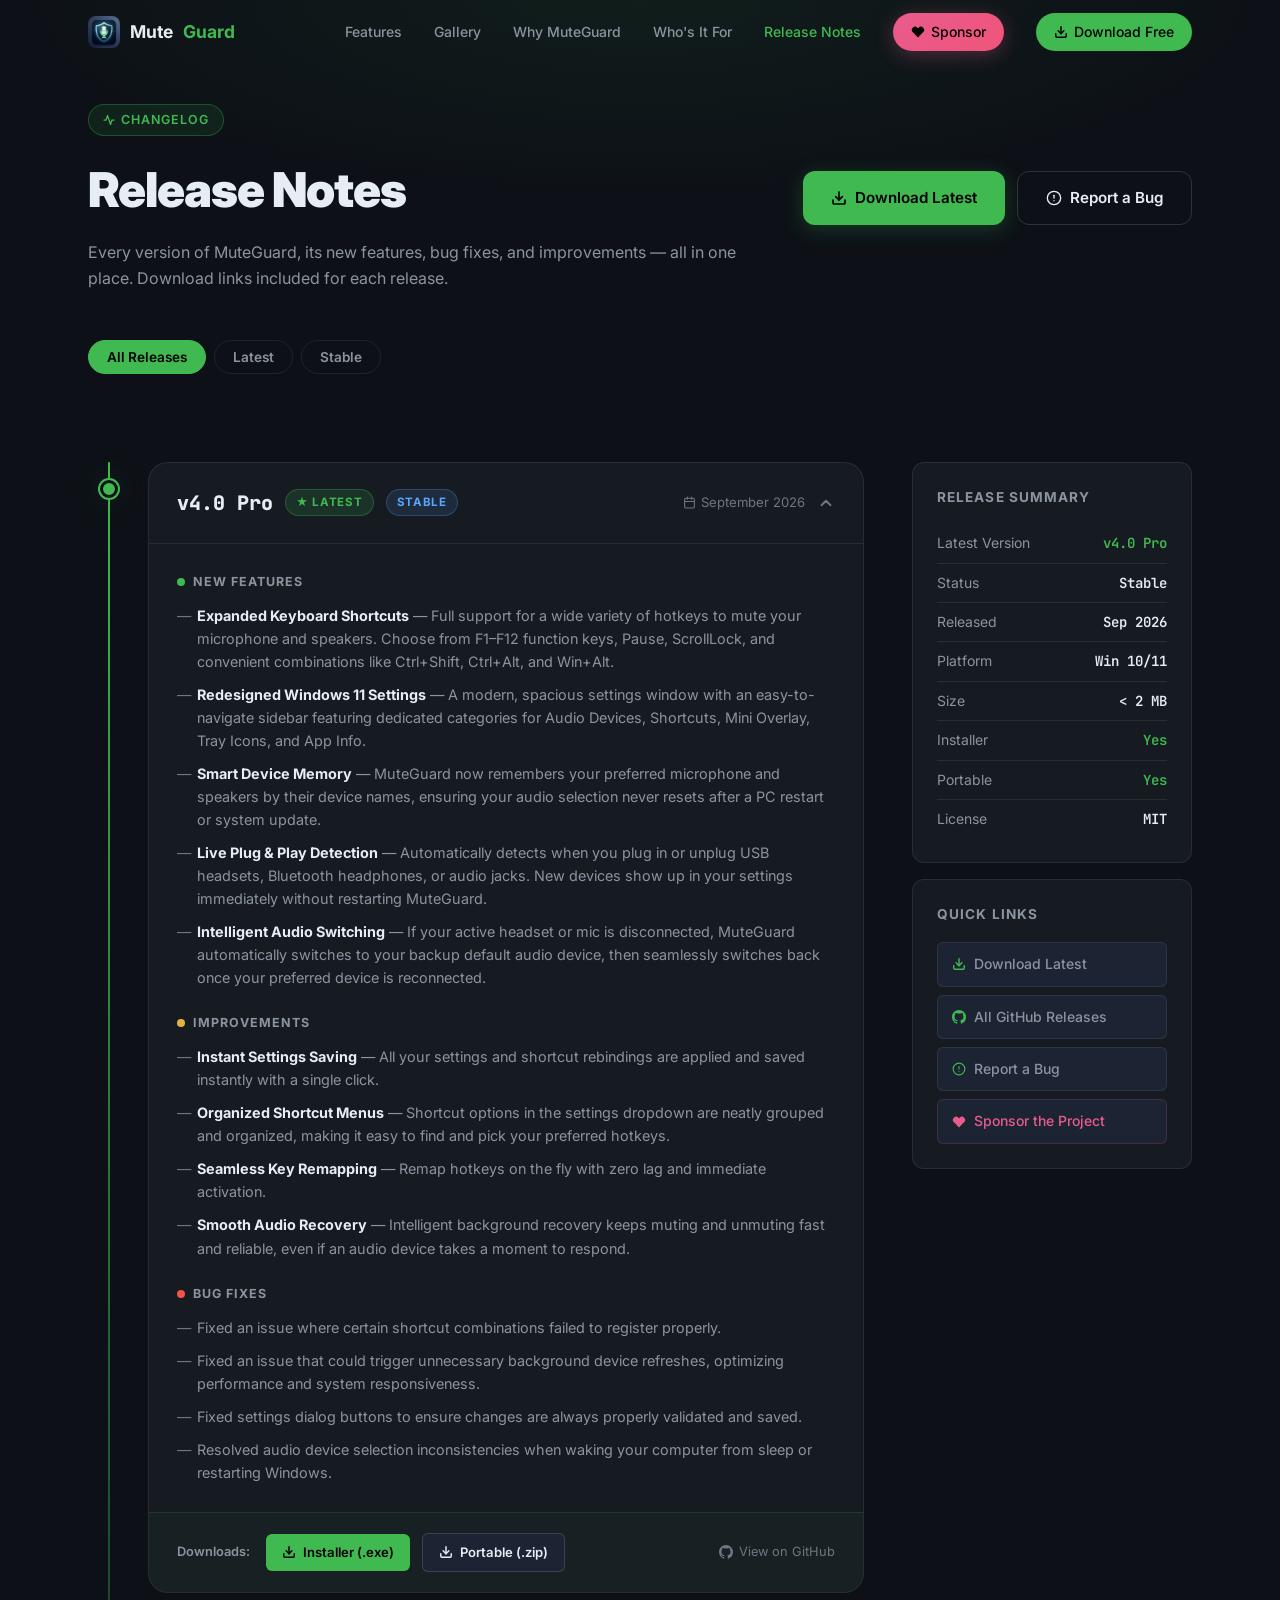
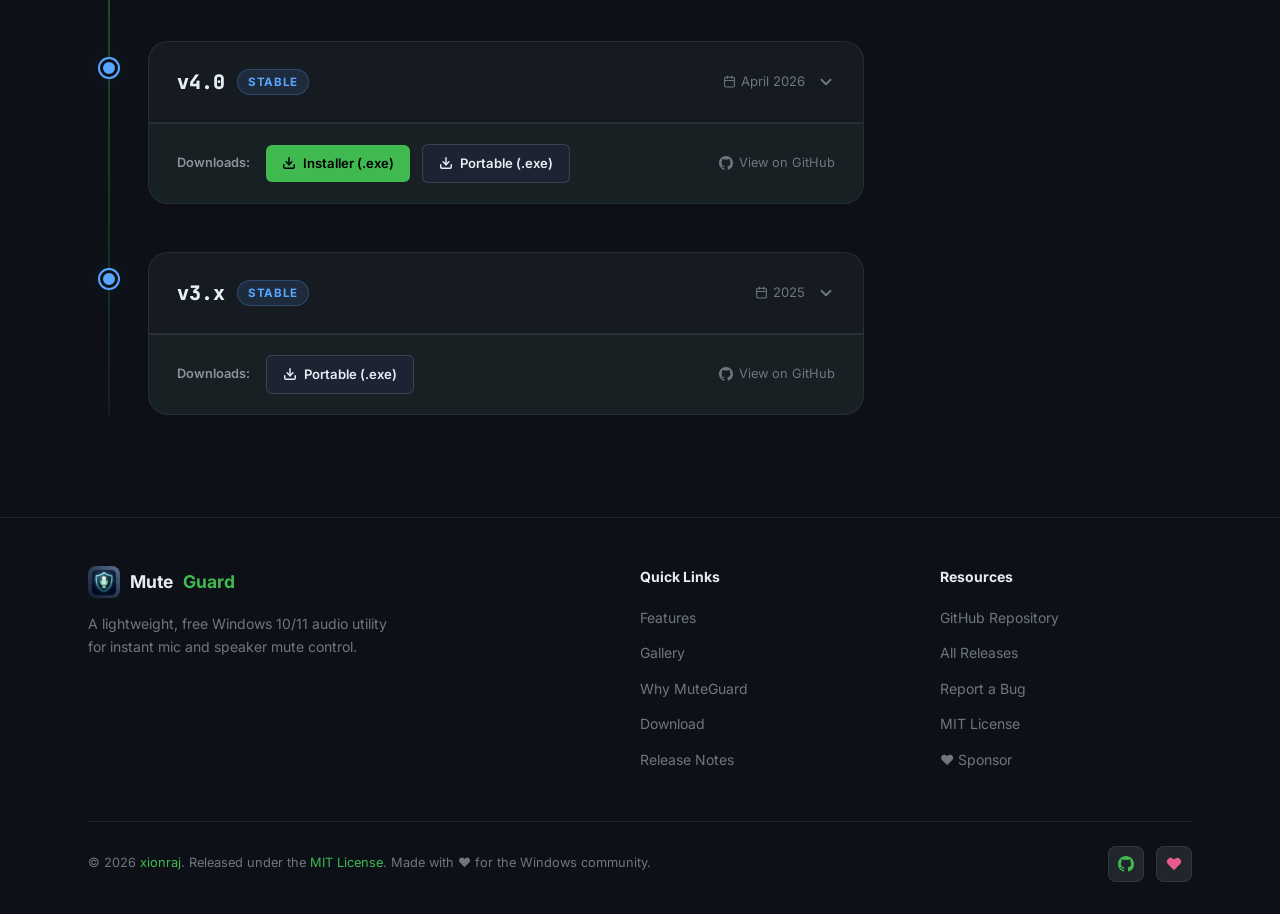
<file: docs/release-notes.html>
<!DOCTYPE html>
<html lang="en">

<head>
  <meta charset="UTF-8" />
  <meta name="viewport" content="width=device-width, initial-scale=1.0" />
  <meta http-equiv="X-UA-Compatible" content="IE=edge" />

  <!-- SEO -->
  <title>Release Notes — MuteGuard</title>
  <meta name="description"
    content="Full release notes and changelog for MuteGuard — the free Windows 10/11 mic and speaker mute utility. See what's new in every version." />
  <meta name="author" content="xionraj" />
  <meta name="robots" content="index, follow" />
  <link rel="canonical" href="https://xionraj.github.io/MuteGuard/release-notes.html" />

  <!-- Open Graph -->
  <meta property="og:type" content="website" />
  <meta property="og:title" content="Release Notes — MuteGuard" />
  <meta property="og:description" content="Changelog and release notes for every version of MuteGuard." />
  <meta property="og:image" content="https://xionraj.github.io/MuteGuard/assets/images/icon.png" />
  <meta property="og:url" content="https://xionraj.github.io/MuteGuard/release-notes.html" />

  <!-- Favicon -->
  <link rel="icon" type="image/png" href="assets/images/icon.png" />
  <link rel="apple-touch-icon" href="assets/images/icon.png" />

  <!-- Stylesheet -->
  <link rel="stylesheet" href="assets/css/style.css" />

  <style>
    /* ── Release Notes page extras ── */
    .rn-hero {
      padding: 104px 0 48px;
      background: var(--color-bg);
      position: relative;
      overflow: hidden;
    }

    .rn-hero::before {
      content: '';
      position: absolute;
      inset: 0;
      background: radial-gradient(ellipse 70% 60% at 50% 0%, rgba(63, 185, 80, 0.07) 0%, transparent 70%);
      pointer-events: none;
    }

    .rn-hero-inner {
      position: relative;
      z-index: 1;
      display: flex;
      align-items: center;
      gap: 24px;
      flex-wrap: wrap;
    }

    .rn-hero-text {
      flex: 1;
      min-width: 260px;
    }

    .rn-hero-text h1 {
      font-size: clamp(2rem, 4vw, 3rem);
      font-weight: 900;
      letter-spacing: -0.02em;
      margin-bottom: 10px;
    }

    .rn-hero-text p {
      color: var(--color-text-muted);
      font-size: 1rem;
      line-height: 1.65;
    }

    .rn-hero-actions {
      display: flex;
      gap: 12px;
      flex-wrap: wrap;
    }

    /* ── Filter tabs ── */
    .rn-filter {
      display: flex;
      gap: 8px;
      flex-wrap: wrap;
      margin: 48px 0 40px;
    }

    .filter-btn {
      padding: 8px 18px;
      border-radius: 99px;
      border: 1px solid var(--color-border);
      background: transparent;
      color: var(--color-text-muted);
      font-size: 0.85rem;
      font-weight: 600;
      cursor: pointer;
      font-family: 'Inter', system-ui, sans-serif;
      transition: all var(--transition-fast);
    }

    .filter-btn:hover {
      border-color: var(--color-accent);
      color: var(--color-text);
    }

    .filter-btn.active {
      background: var(--color-accent);
      border-color: var(--color-accent);
      color: #000;
    }

    /* ── Timeline vertical line ── */
    .rn-timeline {
      position: relative;
    }

    .rn-timeline::before {
      content: '';
      position: absolute;
      top: 0;
      bottom: 0;
      left: 20px;
      width: 2px;
      background: linear-gradient(to bottom, var(--color-accent), rgba(63, 185, 80, 0.1));
      border-radius: 99px;
    }

    /* ── Release entry ── */
    .release-entry {
      position: relative;
      padding-left: 60px;
      margin-bottom: 48px;
    }

    .release-entry:last-child {
      margin-bottom: 0;
    }

    .timeline-dot {
      position: absolute;
      left: 12px;
      top: 18px;
      width: 18px;
      height: 18px;
      border-radius: 50%;
      background: var(--color-accent);
      border: 3px solid var(--color-bg);
      box-shadow: 0 0 0 2px var(--color-accent), var(--shadow-glow-green);
      z-index: 1;
      transition: transform var(--transition-med);
    }

    .release-entry:hover .timeline-dot {
      transform: scale(1.2);
    }

    .release-card {
      background: var(--color-bg-2);
      border: 1px solid var(--color-border);
      border-radius: var(--radius-lg);
      overflow: hidden;
      transition: border-color var(--transition-med), box-shadow var(--transition-med);
    }

    .release-card:hover {
      border-color: rgba(63, 185, 80, 0.25);
      box-shadow: var(--shadow-hover);
    }

    /* ── Card header ── */
    .release-header {
      display: flex;
      align-items: center;
      justify-content: space-between;
      padding: 24px 28px;
      border-bottom: 1px solid var(--color-border);
      gap: 16px;
      flex-wrap: wrap;
      cursor: pointer;
      user-select: none;
    }

    .release-header:hover .release-version {
      color: var(--color-accent);
    }

    .release-meta {
      display: flex;
      align-items: center;
      gap: 12px;
      flex-wrap: wrap;
    }

    .release-version {
      font-size: 1.25rem;
      font-weight: 800;
      font-family: 'JetBrains Mono', monospace;
      color: var(--color-text);
      transition: color var(--transition-fast);
    }

    .release-tag {
      display: inline-flex;
      align-items: center;
      gap: 5px;
      padding: 3px 10px;
      border-radius: 99px;
      font-size: 0.72rem;
      font-weight: 700;
      text-transform: uppercase;
      letter-spacing: 0.06em;
    }

    .tag-latest {
      background: rgba(63, 185, 80, 0.15);
      color: var(--color-accent);
      border: 1px solid rgba(63, 185, 80, 0.3);
    }

    .tag-stable {
      background: rgba(88, 166, 255, 0.12);
      color: var(--color-accent-2);
      border: 1px solid rgba(88, 166, 255, 0.25);
    }

    .tag-beta {
      background: rgba(227, 179, 65, 0.12);
      color: var(--color-amber);
      border: 1px solid rgba(227, 179, 65, 0.25);
    }

    .release-date {
      font-size: 0.82rem;
      color: var(--color-text-subtle);
      display: flex;
      align-items: center;
      gap: 5px;
    }

    .release-header-right {
      display: flex;
      align-items: center;
      gap: 12px;
    }

    .chevron {
      color: var(--color-text-subtle);
      transition: transform var(--transition-med);
      flex-shrink: 0;
    }

    .release-entry.open .chevron {
      transform: rotate(180deg);
    }

    /* ── Card body (collapsible) ── */
    .release-body {
      padding: 0 28px;
      max-height: 0;
      overflow: hidden;
      transition: max-height 0.45s cubic-bezier(0.4, 0, 0.2, 1), padding 0.3s ease;
    }

    .release-entry.open .release-body {
      max-height: 2000px;
      padding: 28px;
    }

    /* ── Change categories ── */
    .change-section {
      margin-bottom: 24px;
    }

    .change-section:last-child {
      margin-bottom: 0;
    }

    .change-category {
      display: flex;
      align-items: center;
      gap: 8px;
      font-size: 0.78rem;
      font-weight: 700;
      text-transform: uppercase;
      letter-spacing: 0.08em;
      color: var(--color-text-muted);
      margin-bottom: 12px;
    }

    .cat-dot {
      width: 8px;
      height: 8px;
      border-radius: 50%;
      flex-shrink: 0;
    }

    .cat-new {
      background: var(--color-accent);
    }

    .cat-fix {
      background: var(--color-red);
    }

    .cat-change {
      background: var(--color-accent-2);
    }

    .cat-improve {
      background: var(--color-amber);
    }

    .change-list {
      list-style: none;
      display: flex;
      flex-direction: column;
      gap: 10px;
    }

    .change-list li {
      position: relative;
      padding-left: 20px;
      font-size: 0.9rem;
      color: var(--color-text-muted);
      line-height: 1.6;
    }

    .change-list li::before {
      content: '—';
      position: absolute;
      left: 0;
      top: 0;
      color: var(--color-text-subtle);
    }

    .change-list li strong {
      color: var(--color-text);
    }

    /* ── Download row ── */
    .release-downloads {
      display: flex;
      align-items: center;
      gap: 12px;
      padding: 20px 28px;
      background: rgba(63, 185, 80, 0.04);
      border-top: 1px solid var(--color-border);
      flex-wrap: wrap;
    }

    .dl-label {
      font-size: 0.8rem;
      color: var(--color-text-muted);
      font-weight: 600;
      margin-right: 4px;
    }

    .dl-btn {
      display: inline-flex;
      align-items: center;
      gap: 7px;
      padding: 8px 16px;
      border-radius: var(--radius-sm);
      font-size: 0.82rem;
      font-weight: 600;
      text-decoration: none;
      transition: all var(--transition-fast);
    }

    .dl-btn-installer {
      background: var(--color-accent);
      color: #000;
    }

    .dl-btn-installer:hover {
      background: #4cc95e;
      color: #000;
      transform: translateY(-1px);
      box-shadow: var(--shadow-glow-green);
    }

    .dl-btn-portable {
      background: var(--color-bg-3);
      color: var(--color-text);
      border: 1px solid var(--color-border-2);
    }

    .dl-btn-portable:hover {
      background: var(--color-surface);
      border-color: var(--color-accent);
      color: var(--color-text);
      transform: translateY(-1px);
    }

    .dl-github {
      margin-left: auto;
      color: var(--color-text-subtle);
      font-size: 0.8rem;
      display: flex;
      align-items: center;
      gap: 6px;
      transition: color var(--transition-fast);
    }

    .dl-github:hover {
      color: var(--color-text);
    }

    /* ── Sidebar stats (optional summary) ── */
    .rn-layout {
      display: grid;
      grid-template-columns: 1fr 280px;
      gap: 48px;
      align-items: start;
    }

    .rn-sidebar {
      position: sticky;
      top: 84px;
    }

    .sidebar-card {
      background: var(--color-bg-2);
      border: 1px solid var(--color-border);
      border-radius: var(--radius-md);
      padding: 24px;
      margin-bottom: 16px;
    }

    .sidebar-card h3 {
      font-size: 0.85rem;
      font-weight: 700;
      color: var(--color-text-muted);
      text-transform: uppercase;
      letter-spacing: 0.08em;
      margin-bottom: 16px;
    }

    .stat-row {
      display: flex;
      justify-content: space-between;
      align-items: center;
      padding: 8px 0;
      border-bottom: 1px solid var(--color-border);
      font-size: 0.875rem;
    }

    .stat-row:last-child {
      border-bottom: none;
    }

    .stat-label {
      color: var(--color-text-muted);
    }

    .stat-value {
      color: var(--color-text);
      font-weight: 600;
      font-family: 'JetBrains Mono', monospace;
    }

    .stat-value.green {
      color: var(--color-accent);
    }

    .sidebar-links {
      display: flex;
      flex-direction: column;
      gap: 8px;
    }

    .sidebar-link {
      display: flex;
      align-items: center;
      gap: 8px;
      padding: 10px 14px;
      background: var(--color-bg-3);
      border: 1px solid var(--color-border);
      border-radius: var(--radius-sm);
      color: var(--color-text-muted);
      font-size: 0.875rem;
      font-weight: 500;
      text-decoration: none;
      transition: all var(--transition-fast);
    }

    .sidebar-link:hover {
      background: var(--color-surface);
      border-color: rgba(63, 185, 80, 0.3);
      color: var(--color-text);
    }

    .sidebar-link svg {
      flex-shrink: 0;
      color: var(--color-accent);
    }

    @media (max-width: 900px) {
      .rn-layout {
        grid-template-columns: 1fr;
      }

      .rn-sidebar {
        position: static;
      }

      .rn-timeline::before {
        left: 10px;
      }

      .release-entry {
        padding-left: 40px;
      }

      .timeline-dot {
        left: 2px;
      }
    }

    @media (max-width: 640px) {
      .rn-hero {
        padding: 92px 0 32px;
      }

      .rn-hero-inner {
        flex-direction: column;
        align-items: flex-start;
        gap: 20px;
      }

      .rn-hero-actions {
        width: 100%;
        flex-direction: column;
        gap: 10px;
      }

      .rn-hero-actions .btn {
        width: 100%;
        justify-content: center;
      }

      .rn-filter {
        margin: 28px 0 28px;
        gap: 8px;
      }

      .filter-btn {
        padding: 7px 14px;
        font-size: 0.8rem;
      }

      .rn-timeline::before {
        left: 8px;
      }

      .release-entry {
        padding-left: 28px;
        margin-bottom: 28px;
      }

      .timeline-dot {
        left: 0;
        top: 18px;
        width: 16px;
        height: 16px;
      }

      .release-header {
        padding: 16px;
        gap: 10px;
      }

      .release-meta {
        gap: 8px;
      }

      .release-version {
        font-size: 1.1rem;
      }

      .release-header-right {
        gap: 8px;
      }

      .release-entry.open .release-body {
        padding: 18px 16px;
      }

      .change-section {
        margin-bottom: 20px;
      }

      .change-category {
        margin-bottom: 10px;
      }

      .change-list li {
        font-size: 0.86rem;
        line-height: 1.55;
      }

      .release-downloads {
        flex-direction: column;
        align-items: stretch;
        gap: 10px;
        padding: 14px 16px;
      }

      .release-downloads .dl-label {
        font-size: 0.78rem;
        margin-bottom: 2px;
      }

      .release-downloads .dl-btn {
        width: 100%;
        justify-content: center;
        padding: 10px 14px;
        font-size: 0.84rem;
      }

      .release-downloads .dl-github {
        justify-content: center;
        margin: 4px 0 0;
        padding-top: 4px;
      }

      .sidebar-card {
        padding: 18px 16px;
      }
    }
  </style>
</head>

<body>

  <!-- ═══════════════ NAV ═══════════════ -->
  <nav id="navbar" role="navigation" aria-label="Main navigation">
    <div class="container nav-inner">
      <a href="index.html" class="nav-logo" aria-label="MuteGuard Home">
        <img src="assets/images/icon.png" alt="MuteGuard icon" width="32" height="32" />
        Mute<span>Guard</span>
      </a>

      <ul class="nav-links" role="list">
        <li><a href="index.html#features">Features</a></li>
        <li><a href="index.html#visuals">Gallery</a></li>
        <li><a href="index.html#why">Why MuteGuard</a></li>
        <li><a href="index.html#audience">Who's It For</a></li>
        <li><a href="release-notes.html" style="color:var(--color-accent)">Release Notes</a></li>
        <li>
          <a href="https://github.com/sponsors/xionraj" class="btn-nav btn-sponsor" target="_blank" rel="noopener">
            <svg width="14" height="14" viewBox="0 0 24 24" fill="currentColor">
              <path
                d="M20.84 4.61a5.5 5.5 0 0 0-7.78 0L12 5.67l-1.06-1.06a5.5 5.5 0 0 0-7.78 7.78l1.06 1.06L12 21.23l7.78-7.78 1.06-1.06a5.5 5.5 0 0 0 0-7.78z" />
            </svg>
            Sponsor
          </a>
        </li>
        <li>
          <a href="https://github.com/xionraj/MuteGuard/releases/latest" class="btn-nav" target="_blank" rel="noopener">
            <svg width="14" height="14" viewBox="0 0 24 24" fill="none" stroke="currentColor" stroke-width="2.5"
              stroke-linecap="round" stroke-linejoin="round">
              <path d="M21 15v4a2 2 0 0 1-2 2H5a2 2 0 0 1-2-2v-4" />
              <polyline points="7 10 12 15 17 10" />
              <line x1="12" y1="15" x2="12" y2="3" />
            </svg>
            Download Free
          </a>
        </li>
      </ul>

      <button class="hamburger" id="hamburger" aria-label="Toggle menu" aria-expanded="false">
        <span></span><span></span><span></span>
      </button>
    </div>
  </nav>

  <!-- Mobile nav -->
  <nav id="mobile-nav" class="mobile-nav" aria-label="Mobile navigation">
    <a href="index.html#features">Features</a>
    <a href="index.html#visuals">Gallery</a>
    <a href="index.html#why">Why MuteGuard</a>
    <a href="release-notes.html">Release Notes</a>
    <a href="https://github.com/sponsors/xionraj" target="_blank" rel="noopener" class="btn-nav btn-sponsor"
      style="justify-content:center;">
      <svg width="14" height="14" viewBox="0 0 24 24" fill="currentColor">
        <path
          d="M20.84 4.61a5.5 5.5 0 0 0-7.78 0L12 5.67l-1.06-1.06a5.5 5.5 0 0 0-7.78 7.78l1.06 1.06L12 21.23l7.78-7.78 1.06-1.06a5.5 5.5 0 0 0 0-7.78z" />
      </svg>
      Sponsor
    </a>
    <a href="https://github.com/xionraj/MuteGuard/releases/latest" target="_blank" rel="noopener" class="btn-nav"
      style="justify-content:center;">⬇ Download Free</a>
  </nav>

  <!-- ═══════════════ HERO ═══════════════ -->
  <div class="rn-hero">
    <div class="container">
      <div class="rn-hero-inner">
        <div class="rn-hero-text" data-reveal>
          <div class="section-label" style="margin-bottom:16px;">
            <svg width="12" height="12" viewBox="0 0 24 24" fill="none" stroke="currentColor" stroke-width="2.5"
              stroke-linecap="round" stroke-linejoin="round">
              <polyline points="22 12 18 12 15 21 9 3 6 12 2 12" />
            </svg>
            Changelog
          </div>
          <h1>Release Notes</h1>
          <p>Every version of MuteGuard, its new features, bug fixes, and improvements — all in one place. Download
            links included for each release.</p>
        </div>
        <div class="rn-hero-actions" data-reveal data-reveal-delay="2">
          <a href="https://github.com/xionraj/MuteGuard/releases/latest" class="btn btn-primary" target="_blank"
            rel="noopener">
            <svg width="16" height="16" viewBox="0 0 24 24" fill="none" stroke="currentColor" stroke-width="2.5"
              stroke-linecap="round" stroke-linejoin="round">
              <path d="M21 15v4a2 2 0 0 1-2 2H5a2 2 0 0 1-2-2v-4" />
              <polyline points="7 10 12 15 17 10" />
              <line x1="12" y1="15" x2="12" y2="3" />
            </svg>
            Download Latest
          </a>
          <a href="https://github.com/xionraj/MuteGuard/issues" class="btn btn-outline" target="_blank" rel="noopener">
            <svg width="16" height="16" viewBox="0 0 24 24" fill="none" stroke="currentColor" stroke-width="2"
              stroke-linecap="round" stroke-linejoin="round">
              <circle cx="12" cy="12" r="10" />
              <line x1="12" y1="8" x2="12" y2="12" />
              <line x1="12" y1="16" x2="12.01" y2="16" />
            </svg>
            Report a Bug
          </a>
        </div>
      </div>

      <!-- Filter tabs -->
      <div class="rn-filter" role="tablist" aria-label="Filter releases">
        <button class="filter-btn active" data-filter="all" role="tab" aria-selected="true">All Releases</button>
        <button class="filter-btn" data-filter="latest" role="tab" aria-selected="false">Latest</button>
        <button class="filter-btn" data-filter="stable" role="tab" aria-selected="false">Stable</button>
      </div>
    </div>
  </div>

  <!-- ═══════════════ MAIN CONTENT ═══════════════ -->
  <main class="section-pad" style="padding-top:0;" id="main-content">
    <div class="container">
      <div class="rn-layout">

        <!-- ── Left: Timeline ── -->
        <div>
          <div class="rn-timeline" id="releases-list">

            <!-- ════════════════════════════════════
               v4.0 Pro — LATEST
               ════════════════════════════════════ -->
            <div class="release-entry open" data-tags="latest stable" data-reveal>
              <div class="timeline-dot" aria-hidden="true"></div>
              <div class="release-card">
                <div class="release-header" role="button" aria-expanded="true" tabindex="0" aria-controls="body-v40pro">
                  <div class="release-meta">
                    <span class="release-version">v4.0 Pro</span>
                    <span class="release-tag tag-latest">★ Latest</span>
                    <span class="release-tag tag-stable">Stable</span>
                  </div>
                  <div class="release-header-right">
                    <span class="release-date">
                      <svg width="13" height="13" viewBox="0 0 24 24" fill="none" stroke="currentColor" stroke-width="2"
                        stroke-linecap="round" stroke-linejoin="round">
                        <rect x="3" y="4" width="18" height="18" rx="2" />
                        <line x1="16" y1="2" x2="16" y2="6" />
                        <line x1="8" y1="2" x2="8" y2="6" />
                        <line x1="3" y1="10" x2="21" y2="10" />
                      </svg>
                      September 2026
                    </span>
                    <svg class="chevron" width="18" height="18" viewBox="0 0 24 24" fill="none" stroke="currentColor"
                      stroke-width="2.5" stroke-linecap="round" stroke-linejoin="round">
                      <polyline points="6 9 12 15 18 9" />
                    </svg>
                  </div>
                </div>

                <div class="release-body" id="body-v40pro">

                  <!-- New Features -->
                  <div class="change-section">
                    <div class="change-category">
                      <span class="cat-dot cat-new"></span>
                      New Features
                    </div>
                    <ul class="change-list">
                      <li><strong>Expanded Keyboard Shortcuts</strong> — Full support for a wide variety of hotkeys to mute your microphone and speakers. Choose from F1–F12 function keys, Pause, ScrollLock, and convenient combinations like Ctrl+Shift, Ctrl+Alt, and Win+Alt.</li>
                      <li><strong>Redesigned Windows 11 Settings</strong> — A modern, spacious settings window with an easy-to-navigate sidebar featuring dedicated categories for Audio Devices, Shortcuts, Mini Overlay, Tray Icons, and App Info.</li>
                      <li><strong>Smart Device Memory</strong> — MuteGuard now remembers your preferred microphone and speakers by their device names, ensuring your audio selection never resets after a PC restart or system update.</li>
                      <li><strong>Live Plug &amp; Play Detection</strong> — Automatically detects when you plug in or unplug USB headsets, Bluetooth headphones, or audio jacks. New devices show up in your settings immediately without restarting MuteGuard.</li>
                      <li><strong>Intelligent Audio Switching</strong> — If your active headset or mic is disconnected, MuteGuard automatically switches to your backup default audio device, then seamlessly switches back once your preferred device is reconnected.</li>
                    </ul>
                  </div>

                  <!-- Improvements -->
                  <div class="change-section">
                    <div class="change-category">
                      <span class="cat-dot cat-improve"></span>
                      Improvements
                    </div>
                    <ul class="change-list">
                      <li><strong>Instant Settings Saving</strong> — All your settings and shortcut rebindings are applied and saved instantly with a single click.</li>
                      <li><strong>Organized Shortcut Menus</strong> — Shortcut options in the settings dropdown are neatly grouped and organized, making it easy to find and pick your preferred hotkeys.</li>
                      <li><strong>Seamless Key Remapping</strong> — Remap hotkeys on the fly with zero lag and immediate activation.</li>
                      <li><strong>Smooth Audio Recovery</strong> — Intelligent background recovery keeps muting and unmuting fast and reliable, even if an audio device takes a moment to respond.</li>
                    </ul>
                  </div>

                  <!-- Bug Fixes -->
                  <div class="change-section">
                    <div class="change-category">
                      <span class="cat-dot cat-fix"></span>
                      Bug Fixes
                    </div>
                    <ul class="change-list">
                      <li>Fixed an issue where certain shortcut combinations failed to register properly.</li>
                      <li>Fixed an issue that could trigger unnecessary background device refreshes, optimizing performance and system responsiveness.</li>
                      <li>Fixed settings dialog buttons to ensure changes are always properly validated and saved.</li>
                      <li>Resolved audio device selection inconsistencies when waking your computer from sleep or restarting Windows.</li>
                    </ul>
                  </div>

                </div><!-- /release-body -->

                <div class="release-downloads">
                  <span class="dl-label">Downloads:</span>
                  <a href="https://github.com/xionraj/MuteGuard/releases/latest" class="dl-btn dl-btn-installer"
                    target="_blank" rel="noopener">
                    <svg width="14" height="14" viewBox="0 0 24 24" fill="none" stroke="currentColor" stroke-width="2.5"
                      stroke-linecap="round" stroke-linejoin="round">
                      <path d="M21 15v4a2 2 0 0 1-2 2H5a2 2 0 0 1-2-2v-4" />
                      <polyline points="7 10 12 15 17 10" />
                      <line x1="12" y1="15" x2="12" y2="3" />
                    </svg>
                    Installer (.exe)
                  </a>
                  <a href="https://github.com/xionraj/MuteGuard/releases/latest" class="dl-btn dl-btn-portable"
                    target="_blank" rel="noopener">
                    <svg width="14" height="14" viewBox="0 0 24 24" fill="none" stroke="currentColor" stroke-width="2.5"
                      stroke-linecap="round" stroke-linejoin="round">
                      <path d="M21 15v4a2 2 0 0 1-2 2H5a2 2 0 0 1-2-2v-4" />
                      <polyline points="7 10 12 15 17 10" />
                      <line x1="12" y1="15" x2="12" y2="3" />
                    </svg>
                    Portable (.zip)
                  </a>
                  <a href="https://github.com/xionraj/MuteGuard/releases/latest" class="dl-github" target="_blank"
                    rel="noopener">
                    <svg width="14" height="14" viewBox="0 0 24 24" fill="currentColor">
                      <path
                        d="M12 0C5.37 0 0 5.37 0 12c0 5.31 3.435 9.795 8.205 11.385.6.105.825-.255.825-.57 0-.285-.015-1.23-.015-2.235-3.015.555-3.795-.735-4.035-1.41-.135-.345-.72-1.41-1.23-1.695-.42-.225-1.02-.78-.015-.795.945-.015 1.62.87 1.845 1.23 1.08 1.815 2.805 1.305 3.495.99.105-.78.42-1.305.765-1.605-2.67-.3-5.46-1.335-5.46-5.925 0-1.305.465-2.385 1.23-3.225-.12-.3-.54-1.53.12-3.18 0 0 1.005-.315 3.3 1.23.96-.27 1.98-.405 3-.405s2.04.135 3 .405c2.295-1.56 3.3-1.23 3.3-1.23.66 1.65.24 2.88.12 3.18.765.84 1.23 1.905 1.23 3.225 0 4.605-2.805 5.625-5.475 5.925.435.375.81 1.095.81 2.22 0 1.605-.015 2.895-.015 3.3 0 .315.225.69.825.57A12.02 12.02 0 0 0 24 12c0-6.63-5.37-12-12-12z" />
                    </svg>
                    View on GitHub
                  </a>
                </div>
              </div>
            </div><!-- /v4.0 Pro -->

            <!-- ════════════════════════════════════
               v4.0
               ════════════════════════════════════ -->
            <div class="release-entry" data-tags="stable" data-reveal data-reveal-delay="1">
              <div class="timeline-dot" style="background:var(--color-accent-2);box-shadow:0 0 0 2px var(--color-accent-2),var(--shadow-glow-blue);" aria-hidden="true"></div>
              <div class="release-card">
                <div class="release-header" role="button" aria-expanded="false" tabindex="0" aria-controls="body-v40">
                  <div class="release-meta">
                    <span class="release-version">v4.0</span>
                    <span class="release-tag tag-stable">Stable</span>
                  </div>
                  <div class="release-header-right">
                    <span class="release-date">
                      <svg width="13" height="13" viewBox="0 0 24 24" fill="none" stroke="currentColor" stroke-width="2"
                        stroke-linecap="round" stroke-linejoin="round">
                        <rect x="3" y="4" width="18" height="18" rx="2" />
                        <line x1="16" y1="2" x2="16" y2="6" />
                        <line x1="8" y1="2" x2="8" y2="6" />
                        <line x1="3" y1="10" x2="21" y2="10" />
                      </svg>
                      April 2026
                    </span>
                    <svg class="chevron" width="18" height="18" viewBox="0 0 24 24" fill="none" stroke="currentColor"
                      stroke-width="2.5" stroke-linecap="round" stroke-linejoin="round">
                      <polyline points="6 9 12 15 18 9" />
                    </svg>
                  </div>
                </div>

                <div class="release-body" id="body-v40">

                  <!-- New Features -->
                  <div class="change-section">
                    <div class="change-category">
                      <span class="cat-dot cat-new"></span>
                      New Features
                    </div>
                    <ul class="change-list">
                      <li><strong>Floating Mini Window</strong> — Always-on-top, borderless, acrylic widget. Draggable
                        via right-click. Position saved between sessions.</li>
                      <li><strong>Mini Window Customization</strong> — Scale slider (1–200%), optional visible border,
                        choose mic / speaker / both icons, DPI-aware rendering.</li>
                      <li><strong>Dark Mode &amp; Light Mode</strong> — Full theme system with native Windows 11 light
                        and dark variants. Icons auto-swap per theme.</li>
                      <li><strong>Custom Icon Picker</strong> — Pick any icon from any <code>.dll</code> or
                        <code>.ico</code> file using the native Windows icon picker dialog. All four states
                        customizable.
                      </li>
                      <li><strong>Smart Device Detection</strong> — Automatic scan of all connected audio inputs and
                        outputs. Simple dropdowns to switch between them.</li>
                      <li><strong>Installer Edition</strong> — Alongside the portable <code>.exe</code>, a full Windows
                        installer is now available for users who prefer a system-integrated setup with Start Menu &amp;
                        uninstaller support.</li>
                      <li><strong>Hover Effects on Mini Window</strong> — Smooth highlight hover animations on each icon
                        button for a polished, modern feel.</li>
                      <li><strong>Graceful Error Handling</strong> — Retries device access up to 3 times before
                        surfacing a tray notification, preventing false mute states.</li>
                    </ul>
                  </div>

                  <!-- Improvements -->
                  <div class="change-section">
                    <div class="change-category">
                      <span class="cat-dot cat-improve"></span>
                      Improvements
                    </div>
                    <ul class="change-list">
                      <li><strong>Right-Click Tray Context Menus</strong> — Expanded menus with direct access to Windows
                        Sound Settings and Mic Privacy Settings from either tray icon.</li>
                      <li><strong>Persistent Settings</strong> — All preferences (devices, shortcuts, window position,
                        theme, icon paths, startup state) saved to a local <code>.ini</code> file and fully restored on
                        every launch.</li>
                      <li><strong>Single-Click Mic Tray Toggle</strong> — Left-clicking the mic tray icon now instantly
                        toggles mute state without opening any menu.</li>
                      <li><strong>Real-Time Color-Coded Status</strong> — Main panel now displays green (active) and red
                        (muted) live status for both mic and speaker.</li>
                      <li><strong>Startup Reliability</strong> — Fixed edge cases where the startup registry entry was
                        not being applied correctly on some Windows configurations.</li>
                    </ul>
                  </div>

                  <!-- Bug Fixes -->
                  <div class="change-section">
                    <div class="change-category">
                      <span class="cat-dot cat-fix"></span>
                      Bug Fixes
                    </div>
                    <ul class="change-list">
                      <li>Fixed tray icon not updating when device state was changed externally (e.g. from Windows Sound
                        panel).</li>
                      <li>Fixed mini window appearing off-screen on secondary monitors after display config changes.
                      </li>
                      <li>Fixed keyboard shortcuts not re-registering after Settings were saved without a restart.</li>
                      <li>Fixed icon path not persisting correctly when using non-default <code>.dll</code> icon
                        sources.</li>
                      <li>Fixed occasional crash when no audio devices were detected at launch — now falls back
                        gracefully with a tray notification.</li>
                    </ul>
                  </div>



                </div><!-- /release-body -->

                <div class="release-downloads">
                  <span class="dl-label">Downloads:</span>
                  <a href="https://github.com/xionraj/MuteGuard/releases/latest" class="dl-btn dl-btn-installer"
                    target="_blank" rel="noopener">
                    <svg width="14" height="14" viewBox="0 0 24 24" fill="none" stroke="currentColor" stroke-width="2.5"
                      stroke-linecap="round" stroke-linejoin="round">
                      <path d="M21 15v4a2 2 0 0 1-2 2H5a2 2 0 0 1-2-2v-4" />
                      <polyline points="7 10 12 15 17 10" />
                      <line x1="12" y1="15" x2="12" y2="3" />
                    </svg>
                    Installer (.exe)
                  </a>
                  <a href="https://github.com/xionraj/MuteGuard/releases/latest" class="dl-btn dl-btn-portable"
                    target="_blank" rel="noopener">
                    <svg width="14" height="14" viewBox="0 0 24 24" fill="none" stroke="currentColor" stroke-width="2.5"
                      stroke-linecap="round" stroke-linejoin="round">
                      <path d="M21 15v4a2 2 0 0 1-2 2H5a2 2 0 0 1-2-2v-4" />
                      <polyline points="7 10 12 15 17 10" />
                      <line x1="12" y1="15" x2="12" y2="3" />
                    </svg>
                    Portable (.exe)
                  </a>
                  <a href="https://github.com/xionraj/MuteGuard/releases/latest" class="dl-github" target="_blank"
                    rel="noopener">
                    <svg width="14" height="14" viewBox="0 0 24 24" fill="currentColor">
                      <path
                        d="M12 0C5.37 0 0 5.37 0 12c0 5.31 3.435 9.795 8.205 11.385.6.105.825-.255.825-.57 0-.285-.015-1.23-.015-2.235-3.015.555-3.795-.735-4.035-1.41-.135-.345-.72-1.41-1.23-1.695-.42-.225-1.02-.78-.015-.795.945-.015 1.62.87 1.845 1.23 1.08 1.815 2.805 1.305 3.495.99.105-.78.42-1.305.765-1.605-2.67-.3-5.46-1.335-5.46-5.925 0-1.305.465-2.385 1.23-3.225-.12-.3-.54-1.53.12-3.18 0 0 1.005-.315 3.3 1.23.96-.27 1.98-.405 3-.405s2.04.135 3 .405c2.295-1.56 3.3-1.23 3.3-1.23.66 1.65.24 2.88.12 3.18.765.84 1.23 1.905 1.23 3.225 0 4.605-2.805 5.625-5.475 5.925.435.375.81 1.095.81 2.22 0 1.605-.015 2.895-.015 3.3 0 .315.225.69.825.57A12.02 12.02 0 0 0 24 12c0-6.63-5.37-12-12-12z" />
                    </svg>
                    View on GitHub
                  </a>
                </div>
              </div>
            </div><!-- /v4.0 -->

            <!-- ════════════════════════════════════
               v3.x placeholder — kept collapsed
               ════════════════════════════════════ -->
            <div class="release-entry" data-tags="stable" data-reveal data-reveal-delay="1">
              <div class="timeline-dot"
                style="background:var(--color-accent-2);box-shadow:0 0 0 2px var(--color-accent-2),var(--shadow-glow-blue);"
                aria-hidden="true"></div>
              <div class="release-card">
                <div class="release-header" role="button" aria-expanded="false" tabindex="0" aria-controls="body-v3x">
                  <div class="release-meta">
                    <span class="release-version">v3.x</span>
                    <span class="release-tag tag-stable">Stable</span>
                  </div>
                  <div class="release-header-right">
                    <span class="release-date">
                      <svg width="13" height="13" viewBox="0 0 24 24" fill="none" stroke="currentColor" stroke-width="2"
                        stroke-linecap="round" stroke-linejoin="round">
                        <rect x="3" y="4" width="18" height="18" rx="2" />
                        <line x1="16" y1="2" x2="16" y2="6" />
                        <line x1="8" y1="2" x2="8" y2="6" />
                        <line x1="3" y1="10" x2="21" y2="10" />
                      </svg>
                      2025
                    </span>
                    <svg class="chevron" width="18" height="18" viewBox="0 0 24 24" fill="none" stroke="currentColor"
                      stroke-width="2.5" stroke-linecap="round" stroke-linejoin="round">
                      <polyline points="6 9 12 15 18 9" />
                    </svg>
                  </div>
                </div>

                <div class="release-body" id="body-v3x">
                  <div class="change-section">
                    <div class="change-category">
                      <span class="cat-dot cat-new"></span>
                      New Features
                    </div>
                    <ul class="change-list">
                      <li><strong>Dual Audio Control</strong> — Initial implementation of independent mic and speaker
                        mute controls from a single app.</li>
                      <li><strong>Keyboard Shortcuts</strong> — Global hotkeys <kbd>Win + Alt + M</kbd> and <kbd>Win +
                          Alt + S</kbd> introduced.</li>
                      <li><strong>Dual System Tray Icons</strong> — Two separate tray icons (mic + speaker) with
                        real-time mute state indicators.</li>
                      <li><strong>Run at Startup</strong> — Windows startup registry integration added to the Settings
                        panel.</li>
                      <li><strong>Shortcut Rebinding</strong> — Settings panel allows remapping both hotkeys to any
                        custom key combination.</li>
                    </ul>
                  </div>
                  <div class="change-section">
                    <div class="change-category">
                      <span class="cat-dot cat-improve"></span>
                      Improvements
                    </div>
                    <ul class="change-list">
                      <li>Settings panel redesigned and reorganized into logical sections.</li>
                      <li>Tray icon right-click menus now include quick-access to Windows Sound Settings.</li>
                      <li>Improved tray icon rendering resolution for high-DPI displays.</li>
                    </ul>
                  </div>
                  <div class="change-section">
                    <div class="change-category">
                      <span class="cat-dot cat-fix"></span>
                      Bug Fixes
                    </div>
                    <ul class="change-list">
                      <li>Fixed hotkey not releasing properly when the app was closed and relaunched.</li>
                      <li>Fixed tray icon default state being incorrect on first launch.</li>
                    </ul>
                  </div>
                </div>

                <div class="release-downloads">
                  <span class="dl-label">Downloads:</span>
                  <a href="https://github.com/xionraj/MuteGuard/releases" class="dl-btn dl-btn-portable" target="_blank"
                    rel="noopener">
                    <svg width="14" height="14" viewBox="0 0 24 24" fill="none" stroke="currentColor" stroke-width="2.5"
                      stroke-linecap="round" stroke-linejoin="round">
                      <path d="M21 15v4a2 2 0 0 1-2 2H5a2 2 0 0 1-2-2v-4" />
                      <polyline points="7 10 12 15 17 10" />
                      <line x1="12" y1="15" x2="12" y2="3" />
                    </svg>
                    Portable (.exe)
                  </a>
                  <a href="https://github.com/xionraj/MuteGuard/releases" class="dl-github" target="_blank"
                    rel="noopener">
                    <svg width="14" height="14" viewBox="0 0 24 24" fill="currentColor">
                      <path
                        d="M12 0C5.37 0 0 5.37 0 12c0 5.31 3.435 9.795 8.205 11.385.6.105.825-.255.825-.57 0-.285-.015-1.23-.015-2.235-3.015.555-3.795-.735-4.035-1.41-.135-.345-.72-1.41-1.23-1.695-.42-.225-1.02-.78-.015-.795.945-.015 1.62.87 1.845 1.23 1.08 1.815 2.805 1.305 3.495.99.105-.78.42-1.305.765-1.605-2.67-.3-5.46-1.335-5.46-5.925 0-1.305.465-2.385 1.23-3.225-.12-.3-.54-1.53.12-3.18 0 0 1.005-.315 3.3 1.23.96-.27 1.98-.405 3-.405s2.04.135 3 .405c2.295-1.56 3.3-1.23 3.3-1.23.66 1.65.24 2.88.12 3.18.765.84 1.23 1.905 1.23 3.225 0 4.605-2.805 5.625-5.475 5.925.435.375.81 1.095.81 2.22 0 1.605-.015 2.895-.015 3.3 0 .315.225.69.825.57A12.02 12.02 0 0 0 24 12c0-6.63-5.37-12-12-12z" />
                    </svg>
                    View on GitHub
                  </a>
                </div>
              </div>
            </div><!-- /v3.x -->

          </div><!-- /rn-timeline -->

          <!-- No results placeholder -->
          <div id="no-results" style="display:none; text-align:center; padding:60px 0; color:var(--color-text-muted);">
            <p style="font-size:1rem;">No releases match this filter.</p>
          </div>
        </div><!-- /left col -->

        <!-- ── Right: Sidebar ── -->
        <aside class="rn-sidebar" aria-label="Release summary">
          <div class="sidebar-card">
            <h3>Release Summary</h3>
            <div class="stat-row">
              <span class="stat-label">Latest Version</span>
              <span class="stat-value green">v4.0 Pro</span>
            </div>
            <div class="stat-row">
              <span class="stat-label">Status</span>
              <span class="stat-value">Stable</span>
            </div>
            <div class="stat-row">
              <span class="stat-label">Released</span>
              <span class="stat-value">Sep 2026</span>
            </div>
            <div class="stat-row">
              <span class="stat-label">Platform</span>
              <span class="stat-value">Win 10/11</span>
            </div>
            <div class="stat-row">
              <span class="stat-label">Size</span>
              <span class="stat-value">&lt; 2 MB</span>
            </div>
            <div class="stat-row">
              <span class="stat-label">Installer</span>
              <span class="stat-value green">Yes</span>
            </div>
            <div class="stat-row">
              <span class="stat-label">Portable</span>
              <span class="stat-value green">Yes</span>
            </div>
            <div class="stat-row">
              <span class="stat-label">License</span>
              <span class="stat-value">MIT</span>
            </div>
          </div>

          <div class="sidebar-card">
            <h3>Quick Links</h3>
            <div class="sidebar-links">
              <a href="https://github.com/xionraj/MuteGuard/releases/latest" class="sidebar-link" target="_blank"
                rel="noopener">
                <svg width="14" height="14" viewBox="0 0 24 24" fill="none" stroke="currentColor" stroke-width="2.5"
                  stroke-linecap="round" stroke-linejoin="round">
                  <path d="M21 15v4a2 2 0 0 1-2 2H5a2 2 0 0 1-2-2v-4" />
                  <polyline points="7 10 12 15 17 10" />
                  <line x1="12" y1="15" x2="12" y2="3" />
                </svg>
                Download Latest
              </a>
              <a href="https://github.com/xionraj/MuteGuard/releases" class="sidebar-link" target="_blank"
                rel="noopener">
                <svg width="14" height="14" viewBox="0 0 24 24" fill="currentColor">
                  <path
                    d="M12 0C5.37 0 0 5.37 0 12c0 5.31 3.435 9.795 8.205 11.385.6.105.825-.255.825-.57 0-.285-.015-1.23-.015-2.235-3.015.555-3.795-.735-4.035-1.41-.135-.345-.72-1.41-1.23-1.695-.42-.225-1.02-.78-.015-.795.945-.015 1.62.87 1.845 1.23 1.08 1.815 2.805 1.305 3.495.99.105-.78.42-1.305.765-1.605-2.67-.3-5.46-1.335-5.46-5.925 0-1.305.465-2.385 1.23-3.225-.12-.3-.54-1.53.12-3.18 0 0 1.005-.315 3.3 1.23.96-.27 1.98-.405 3-.405s2.04.135 3 .405c2.295-1.56 3.3-1.23 3.3-1.23.66 1.65.24 2.88.12 3.18.765.84 1.23 1.905 1.23 3.225 0 4.605-2.805 5.625-5.475 5.925.435.375.81 1.095.81 2.22 0 1.605-.015 2.895-.015 3.3 0 .315.225.69.825.57A12.02 12.02 0 0 0 24 12c0-6.63-5.37-12-12-12z" />
                </svg>
                All GitHub Releases
              </a>
              <a href="https://github.com/xionraj/MuteGuard/issues" class="sidebar-link" target="_blank" rel="noopener">
                <svg width="14" height="14" viewBox="0 0 24 24" fill="none" stroke="currentColor" stroke-width="2"
                  stroke-linecap="round" stroke-linejoin="round">
                  <circle cx="12" cy="12" r="10" />
                  <line x1="12" y1="8" x2="12" y2="12" />
                  <line x1="12" y1="16" x2="12.01" y2="16" />
                </svg>
                Report a Bug
              </a>
              <a href="https://github.com/sponsors/xionraj" class="sidebar-link" target="_blank" rel="noopener"
                style="color:#e85c8d;border-color:rgba(232,92,141,0.2);">
                <svg width="14" height="14" viewBox="0 0 24 24" fill="currentColor" style="color:#e85c8d;">
                  <path
                    d="M20.84 4.61a5.5 5.5 0 0 0-7.78 0L12 5.67l-1.06-1.06a5.5 5.5 0 0 0-7.78 7.78l1.06 1.06L12 21.23l7.78-7.78 1.06-1.06a5.5 5.5 0 0 0 0-7.78z" />
                </svg>
                Sponsor the Project
              </a>
            </div>
          </div>
        </aside>

      </div><!-- /rn-layout -->
    </div>
  </main>

  <!-- ═══════════════ FOOTER ═══════════════ -->
  <footer role="contentinfo">
    <div class="container">
      <div class="footer-inner">
        <div class="footer-brand">
          <a href="index.html" class="nav-logo" aria-label="Back to home">
            <img src="assets/images/icon.png" alt="MuteGuard icon" width="28" height="28" />
            Mute<span>Guard</span>
          </a>
          <p>A lightweight, free Windows 10/11 audio utility for instant mic and speaker mute control.</p>
        </div>
        <div class="footer-col">
          <h4>Quick Links</h4>
          <ul class="footer-links">
            <li><a href="index.html#features">Features</a></li>
            <li><a href="index.html#visuals">Gallery</a></li>
            <li><a href="index.html#why">Why MuteGuard</a></li>
            <li><a href="index.html#download">Download</a></li>
            <li><a href="release-notes.html">Release Notes</a></li>
          </ul>
        </div>
        <div class="footer-col">
          <h4>Resources</h4>
          <ul class="footer-links">
            <li><a href="https://github.com/xionraj/MuteGuard" target="_blank" rel="noopener">GitHub Repository</a></li>
            <li><a href="https://github.com/xionraj/MuteGuard/releases" target="_blank" rel="noopener">All Releases</a>
            </li>
            <li><a href="https://github.com/xionraj/MuteGuard/issues" target="_blank" rel="noopener">Report a Bug</a>
            </li>
            <li><a href="https://github.com/xionraj/MuteGuard/blob/main/LICENSE" target="_blank" rel="noopener">MIT
                License</a></li>
            <li><a href="https://github.com/sponsors/xionraj" target="_blank" rel="noopener">♥ Sponsor</a></li>
          </ul>
        </div>
      </div>
      <div class="footer-bottom">
        <p>
          &copy; <span id="year">2026</span> <a href="https://github.com/xionraj" target="_blank"
            rel="noopener">xionraj</a>.
          Released under the <a href="https://github.com/xionraj/MuteGuard/blob/main/LICENSE" target="_blank"
            rel="noopener">MIT License</a>.
          Made with ♥ for the Windows community.
        </p>
        <div class="social-links">
          <a href="https://github.com/xionraj/MuteGuard" class="social-link" target="_blank" rel="noopener"
            aria-label="GitHub">
            <svg width="16" height="16" viewBox="0 0 24 24" fill="currentColor">
              <path
                d="M12 0C5.37 0 0 5.37 0 12c0 5.31 3.435 9.795 8.205 11.385.6.105.825-.255.825-.57 0-.285-.015-1.23-.015-2.235-3.015.555-3.795-.735-4.035-1.41-.135-.345-.72-1.41-1.23-1.695-.42-.225-1.02-.78-.015-.795.945-.015 1.62.87 1.845 1.23 1.08 1.815 2.805 1.305 3.495.99.105-.78.42-1.305.765-1.605-2.67-.3-5.46-1.335-5.46-5.925 0-1.305.465-2.385 1.23-3.225-.12-.3-.54-1.53.12-3.18 0 0 1.005-.315 3.3 1.23.96-.27 1.98-.405 3-.405s2.04.135 3 .405c2.295-1.56 3.3-1.23 3.3-1.23.66 1.65.24 2.88.12 3.18.765.84 1.23 1.905 1.23 3.225 0 4.605-2.805 5.625-5.475 5.925.435.375.81 1.095.81 2.22 0 1.605-.015 2.895-.015 3.3 0 .315.225.69.825.57A12.02 12.02 0 0 0 24 12c0-6.63-5.37-12-12-12z" />
            </svg>
          </a>
          <a href="https://github.com/sponsors/xionraj" class="social-link" target="_blank" rel="noopener"
            aria-label="Sponsor" style="color:#e85c8d;">
            <svg width="16" height="16" viewBox="0 0 24 24" fill="currentColor">
              <path
                d="M20.84 4.61a5.5 5.5 0 0 0-7.78 0L12 5.67l-1.06-1.06a5.5 5.5 0 0 0-7.78 7.78l1.06 1.06L12 21.23l7.78-7.78 1.06-1.06a5.5 5.5 0 0 0 0-7.78z" />
            </svg>
          </a>
        </div>
      </div>
    </div>
  </footer>

  <div id="toast" aria-live="polite" aria-atomic="true"></div>

  <script src="assets/js/main.js" defer></script>
  <script>
    (function () {
      'use strict';

      /* ── Accordion toggle ── */
      document.querySelectorAll('.release-header').forEach(header => {
        header.addEventListener('click', () => {
          const entry = header.closest('.release-entry');
          const isOpen = entry.classList.contains('open');
          entry.classList.toggle('open', !isOpen);
          header.setAttribute('aria-expanded', String(!isOpen));
        });
        header.addEventListener('keydown', e => {
          if (e.key === 'Enter' || e.key === ' ') { e.preventDefault(); header.click(); }
        });
      });

      /* ── Filter tabs ── */
      const filterBtns = document.querySelectorAll('.filter-btn');
      const entries = document.querySelectorAll('.release-entry');
      const noResults = document.getElementById('no-results');

      filterBtns.forEach(btn => {
        btn.addEventListener('click', () => {
          filterBtns.forEach(b => { b.classList.remove('active'); b.setAttribute('aria-selected', 'false'); });
          btn.classList.add('active');
          btn.setAttribute('aria-selected', 'true');

          const filter = btn.dataset.filter;
          let visible = 0;
          entries.forEach(entry => {
            const tags = entry.dataset.tags || '';
            const show = filter === 'all' || tags.includes(filter);
            entry.style.display = show ? '' : 'none';
            if (show) visible++;
          });
          noResults.style.display = visible === 0 ? 'block' : 'none';
        });
      });

      /* ── Year ── */
      const yr = document.getElementById('year');
      if (yr) yr.textContent = new Date().getFullYear();
    })();
  </script>
</body>

</html>
</file>
<file: docs/assets/css/style.css>
/* ===================================================
   MuteGuard — GitHub Pages Stylesheet
   Dark‑first, Windows 11‑inspired design system
   =================================================== */

@import url('https://fonts.googleapis.com/css2?family=Inter:wght@300;400;500;600;700;800;900&family=JetBrains+Mono:wght@400;600&display=swap');

/* ── Design Tokens ── */
:root {
  --color-bg: #0d1117;
  --color-bg-2: #161b22;
  --color-bg-3: #1c2333;
  --color-surface: #21262d;
  --color-border: rgba(255, 255, 255, 0.08);
  --color-border-2: rgba(255, 255, 255, 0.14);

  --color-accent: #3fb950;
  /* green — "active / safe" */
  --color-accent-glow: rgba(63, 185, 80, 0.25);
  --color-accent-2: #58a6ff;
  /* blue — links / secondary CTA */
  --color-red: #f85149;
  --color-amber: #e3b341;

  --color-text: #e6edf3;
  --color-text-muted: #8b949e;
  --color-text-subtle: #6e7681;

  --radius-sm: 6px;
  --radius-md: 12px;
  --radius-lg: 20px;
  --radius-xl: 32px;

  --shadow-glow-green: 0 0 32px rgba(63, 185, 80, 0.18), 0 0 64px rgba(63, 185, 80, 0.08);
  --shadow-glow-blue: 0 0 32px rgba(88, 166, 255, 0.18), 0 0 64px rgba(88, 166, 255, 0.08);
  --shadow-card: 0 8px 32px rgba(0, 0, 0, 0.4), 0 2px 8px rgba(0, 0, 0, 0.3);
  --shadow-hover: 0 20px 60px rgba(0, 0, 0, 0.5), 0 4px 16px rgba(0, 0, 0, 0.4);

  --transition-fast: 150ms cubic-bezier(0.4, 0, 0.2, 1);
  --transition-med: 300ms cubic-bezier(0.4, 0, 0.2, 1);
  --transition-slow: 500ms cubic-bezier(0.4, 0, 0.2, 1);

  --max-width: 1200px;
  --section-pad: clamp(60px, 8vw, 120px);
}

/* ── Reset & Base ── */
*,
*::before,
*::after {
  box-sizing: border-box;
  margin: 0;
  padding: 0;
}

html {
  scroll-behavior: smooth;
  font-size: 16px;
  overflow-x: hidden;
  -webkit-text-size-adjust: 100%;
}

body {
  font-family: 'Inter', system-ui, sans-serif;
  background: var(--color-bg);
  color: var(--color-text);
  line-height: 1.6;
  overflow-x: hidden;
  -webkit-font-smoothing: antialiased;
  -webkit-tap-highlight-color: transparent;
}

button, a, .btn, .filter-btn, .hamburger {
  touch-action: manipulation;
}

::selection {
  background: var(--color-accent);
  color: #000;
}

a {
  color: var(--color-accent-2);
  text-decoration: none;
  transition: color var(--transition-fast);
}

a:hover {
  color: var(--color-text);
}

img {
  max-width: 100%;
  height: auto;
  display: block;
}

/* ── Scrollbar ── */
::-webkit-scrollbar {
  width: 6px;
}

::-webkit-scrollbar-track {
  background: var(--color-bg);
}

::-webkit-scrollbar-thumb {
  background: var(--color-surface);
  border-radius: 99px;
}

::-webkit-scrollbar-thumb:hover {
  background: var(--color-accent);
}

/* ── Layout Utilities ── */
.container {
  max-width: var(--max-width);
  margin: 0 auto;
  padding: 0 clamp(16px, 4vw, 48px);
}

.section-pad {
  padding: var(--section-pad) 0;
}

/* ── NAV ── */
#navbar {
  position: fixed;
  top: 0;
  left: 0;
  right: 0;
  z-index: 1000;
  transition: background var(--transition-med), backdrop-filter var(--transition-med), border-color var(--transition-med);
  border-bottom: 1px solid transparent;
}

#navbar.scrolled {
  background: rgba(13, 17, 23, 0.85);
  backdrop-filter: blur(20px) saturate(180%);
  -webkit-backdrop-filter: blur(20px) saturate(180%);
  border-color: var(--color-border);
}

.nav-inner {
  display: flex;
  align-items: center;
  justify-content: space-between;
  height: 64px;
}

.nav-logo {
  display: flex;
  align-items: center;
  gap: 10px;
  font-size: 1.1rem;
  font-weight: 700;
  color: var(--color-text);
  text-decoration: none;
}

.nav-logo img {
  width: 32px;
  height: 32px;
  border-radius: 8px;
  object-fit: cover;
}

.nav-logo span {
  color: var(--color-accent);
}

.nav-links {
  display: flex;
  align-items: center;
  gap: 32px;
  list-style: none;
}

.nav-links a {
  font-size: 0.875rem;
  font-weight: 500;
  color: var(--color-text-muted);
  transition: color var(--transition-fast);
  position: relative;
}

.nav-links a::after {
  content: '';
  position: absolute;
  bottom: -3px;
  left: 0;
  right: 0;
  height: 2px;
  background: var(--color-accent);
  transform: scaleX(0);
  transition: transform var(--transition-fast);
  border-radius: 99px;
}

.nav-links a:hover {
  color: var(--color-text);
}

.nav-links a:hover::after {
  transform: scaleX(1);
}

.btn-nav {
  display: inline-flex;
  align-items: center;
  gap: 6px;
  padding: 8px 18px;
  background: var(--color-accent);
  color: #000 !important;
  font-weight: 600;
  font-size: 0.85rem;
  border-radius: 99px;
  transition: background var(--transition-fast), transform var(--transition-fast), box-shadow var(--transition-fast);
}

.btn-nav:hover {
  background: #4cc95e;
  box-shadow: var(--shadow-glow-green);
}

.btn-nav::after {
  display: none !important;
}

.hamburger {
  display: none;
  flex-direction: column;
  gap: 5px;
  cursor: pointer;
  padding: 4px;
  background: none;
  border: none;
}

.hamburger span {
  width: 24px;
  height: 2px;
  background: var(--color-text);
  border-radius: 99px;
  transition: transform var(--transition-med), opacity var(--transition-med);
}

.hamburger.active span:nth-child(1) {
  transform: translateY(7px) rotate(45deg);
}

.hamburger.active span:nth-child(2) {
  opacity: 0;
}

.hamburger.active span:nth-child(3) {
  transform: translateY(-7px) rotate(-45deg);
}

/* ── Mobile Nav ── */
.mobile-nav {
  display: none;
  position: fixed;
  top: 64px;
  left: 0;
  right: 0;
  background: rgba(13, 17, 23, 0.97);
  backdrop-filter: blur(20px);
  border-bottom: 1px solid var(--color-border);
  padding: 24px;
  flex-direction: column;
  gap: 16px;
  z-index: 999;
  transform: translateY(-20px);
  opacity: 0;
  transition: transform var(--transition-med), opacity var(--transition-med);
}

.mobile-nav.open {
  transform: translateY(0);
  opacity: 1;
}

.mobile-nav a {
  font-size: 1rem;
  font-weight: 500;
  color: var(--color-text-muted);
  padding: 8px 0;
  border-bottom: 1px solid var(--color-border);
  display: flex;
  align-items: center;
  gap: 8px;
}

.mobile-nav a:last-child {
  border-bottom: none;
}

.mobile-nav a:hover {
  color: var(--color-text);
}

/* ── BUTTONS ── */
.btn {
  display: inline-flex;
  align-items: center;
  justify-content: center;
  gap: 8px;
  padding: 14px 28px;
  border-radius: var(--radius-md);
  font-weight: 600;
  font-size: 0.95rem;
  cursor: pointer;
  border: none;
  transition: all var(--transition-med);
  text-decoration: none;
  position: relative;
  overflow: hidden;
}

.btn::before {
  content: '';
  position: absolute;
  inset: 0;
  background: rgba(255, 255, 255, 0.05);
  opacity: 0;
  transition: opacity var(--transition-fast);
}

.btn:hover::before {
  opacity: 1;
}

.btn:active {
  transform: scale(0.97);
}

.btn-primary {
  background: var(--color-accent);
  color: #000;
  box-shadow: 0 4px 20px var(--color-accent-glow);
}

.btn-primary:hover {
  background: #4cc95e;
  color: #000;
  box-shadow: var(--shadow-glow-green);
}

.btn-outline {
  background: transparent;
  color: var(--color-text);
  border: 1px solid var(--color-border-2);
}

.btn-outline:hover {
  background: var(--color-surface);
  color: var(--color-text);
  border-color: var(--color-accent);
}

.btn-sponsor {
  background: linear-gradient(135deg, #e85c8d, #f0547a);
  color: #fff;
  box-shadow: 0 4px 20px rgba(232, 92, 141, 0.3);
}

.btn-sponsor:hover {
  background: linear-gradient(135deg, #f06d9d, #ff6b8a);
  color: #fff;
  box-shadow: 0 8px 32px rgba(232, 92, 141, 0.45);
}

.btn-lg {
  padding: 18px 36px;
  font-size: 1.05rem;
  border-radius: var(--radius-lg);
}

.btn-sm {
  padding: 10px 20px;
  font-size: 0.85rem;
  border-radius: var(--radius-sm);
}

/* ── Section Labels ── */
.section-label {
  display: inline-flex;
  align-items: center;
  gap: 6px;
  padding: 5px 14px;
  background: rgba(63, 185, 80, 0.1);
  border: 1px solid rgba(63, 185, 80, 0.3);
  border-radius: 99px;
  font-size: 0.78rem;
  font-weight: 600;
  color: var(--color-accent);
  letter-spacing: 0.08em;
  text-transform: uppercase;
  margin-bottom: 20px;
}

.section-title {
  font-size: clamp(1.8rem, 4vw, 2.8rem);
  font-weight: 800;
  line-height: 1.2;
  letter-spacing: -0.02em;
  margin-bottom: 16px;
}

.section-subtitle {
  font-size: 1.05rem;
  color: var(--color-text-muted);
  max-width: 560px;
  line-height: 1.7;
}

.text-center {
  text-align: center;
}

.text-center .section-subtitle {
  margin: 0 auto;
}

.gradient-text {
  background: linear-gradient(135deg, var(--color-accent) 0%, #58a6ff 100%);
  -webkit-background-clip: text;
  -webkit-text-fill-color: transparent;
  background-clip: text;
}

/* ── HERO ── */
#hero {
  min-height: 100vh;
  display: flex;
  align-items: center;
  position: relative;
  overflow: hidden;
  padding-top: 20px;
}

.hero-bg {
  position: absolute;
  inset: 0;
  background: var(--color-bg);
  z-index: 0;
}

.hero-bg-image {
  position: absolute;
  inset: 0;
  background: url('../images/hero-bg.png') center/cover no-repeat;
  opacity: 0.12;
  z-index: 0;
}

.hero-bg-gradient {
  position: absolute;
  inset: 0;
  background: radial-gradient(ellipse 80% 60% at 50% 100%, rgba(63, 185, 80, 0.08) 0%, transparent 70%),
    radial-gradient(ellipse 60% 40% at 80% 20%, rgba(88, 166, 255, 0.06) 0%, transparent 60%);
  z-index: 1;
}

.hero-grid {
  position: absolute;
  inset: 0;
  background-image:
    linear-gradient(rgba(255, 255, 255, 0.02) 1px, transparent 1px),
    linear-gradient(90deg, rgba(255, 255, 255, 0.02) 1px, transparent 1px);
  background-size: 60px 60px;
  z-index: 1;
  mask-image: radial-gradient(ellipse 80% 60% at 50% 50%, rgba(0, 0, 0, 0.6) 0%, transparent 70%);
}

.hero-inner {
  position: relative;
  z-index: 2;
  display: grid;
  grid-template-columns: 1fr 1fr;
  gap: 64px;
  align-items: center;
  padding: 70px 0 var(--section-pad);
}

.hero-badge {
  display: inline-flex;
  align-items: center;
  gap: 8px;
  padding: 6px 14px 6px 6px;
  background: rgba(63, 185, 80, 0.08);
  border: 1px solid rgba(63, 185, 80, 0.25);
  border-radius: 99px;
  font-size: 0.8rem;
  font-weight: 600;
  color: var(--color-accent);
  margin-bottom: 28px;
  animation: fadeSlideUp 0.6s ease forwards;
}

.hero-badge .badge-pill {
  background: var(--color-accent);
  color: #000;
  padding: 3px 10px;
  border-radius: 99px;
  font-size: 0.75rem;
  font-weight: 700;
}

.hero-title {
  font-size: clamp(2.5rem, 5.5vw, 4rem);
  font-weight: 900;
  line-height: 1.1;
  letter-spacing: -0.03em;
  margin-bottom: 20px;
  animation: fadeSlideUp 0.6s 0.1s ease both;
}

.hero-desc {
  font-size: 1.1rem;
  color: var(--color-text-muted);
  line-height: 1.7;
  margin-bottom: 36px;
  max-width: 480px;
  animation: fadeSlideUp 0.6s 0.2s ease both;
}

.hero-cta {
  display: flex;
  gap: 16px;
  flex-wrap: wrap;
  animation: fadeSlideUp 0.6s 0.3s ease both;
}

.hero-meta {
  display: flex;
  gap: 24px;
  margin-top: 48px;
  flex-wrap: wrap;
  animation: fadeSlideUp 0.6s 0.4s ease both;
}

.hero-meta-item {
  display: flex;
  align-items: center;
  gap: 8px;
  font-size: 0.875rem;
  color: var(--color-text-muted);
}

.hero-meta-item svg {
  color: var(--color-accent);
  flex-shrink: 0;
}

.hero-visual {
  display: flex;
  justify-content: center;
  align-items: center;
  animation: fadeScaleIn 0.8s 0.2s ease both;
}

.hero-app-preview {
  position: relative;
  width: 380px;
  max-width: 100%;
}

.hero-icon-ring {
  width: 280px;
  height: 280px;
  margin: 0 auto;
  position: relative;
  display: flex;
  align-items: center;
  justify-content: center;
}

.hero-icon-ring::before {
  content: '';
  position: absolute;
  inset: -20px;
  border-radius: 50%;
  border: 1px solid rgba(63, 185, 80, 0.15);
  animation: spin 20s linear infinite;
}

.hero-icon-ring::after {
  content: '';
  position: absolute;
  inset: -50px;
  border-radius: 50%;
  border: 1px solid rgba(88, 166, 255, 0.08);
  animation: spin 30s linear infinite reverse;
}

.hero-icon-main {
  width: 180px;
  height: 180px;
  border-radius: var(--radius-xl);
  overflow: hidden;
  box-shadow: var(--shadow-glow-green), var(--shadow-card);
  animation: float 6s ease-in-out infinite;
  position: relative;
  z-index: 2;
}

.hero-icon-main img {
  width: 100%;
  height: 100%;
  object-fit: cover;
}

.floating-card {
  position: absolute;
  background: var(--color-bg-2);
  border: 1px solid var(--color-border-2);
  border-radius: var(--radius-md);
  padding: 10px 14px;
  display: flex;
  align-items: center;
  gap: 8px;
  font-size: 0.78rem;
  font-weight: 600;
  color: var(--color-text);
  box-shadow: var(--shadow-card);
  white-space: nowrap;
  z-index: 3;
}

.floating-card .dot {
  width: 8px;
  height: 8px;
  border-radius: 50%;
  flex-shrink: 0;
}

.dot-green {
  background: var(--color-accent);
  box-shadow: 0 0 6px var(--color-accent);
}

.dot-red {
  background: var(--color-red);
  box-shadow: 0 0 6px var(--color-red);
}

.floating-card-1 {
  top: 20px;
  left: -30px;
  animation: float 5s 0.5s ease-in-out infinite;
}

.floating-card-2 {
  bottom: 30px;
  right: -20px;
  animation: float 5s 1s ease-in-out infinite;
}

.floating-card-3 {
  top: 60%;
  left: -50px;
  animation: float 5s 1.5s ease-in-out infinite;
}

/* ── STATUS STRIP ── */
.status-strip {
  background: rgba(63, 185, 80, 0.06);
  border-top: 1px solid rgba(63, 185, 80, 0.15);
  border-bottom: 1px solid rgba(63, 185, 80, 0.15);
  padding: 14px 0;
  overflow: hidden;
}

.status-strip-inner {
  display: flex;
  align-items: center;
  gap: 48px;
  animation: marquee 30s linear infinite;
  white-space: nowrap;
  width: max-content;
}

.strip-item {
  display: inline-flex;
  align-items: center;
  gap: 8px;
  font-size: 0.85rem;
  font-weight: 500;
  color: var(--color-text-muted);
  flex-shrink: 0;
}

.strip-item svg {
  color: var(--color-accent);
}

/* ── FEATURES ── */
#features {
  background: var(--color-bg);
}

.features-grid {
  display: grid;
  grid-template-columns: repeat(auto-fill, minmax(320px, 1fr));
  gap: 1px;
  background: var(--color-border);
  border: 1px solid var(--color-border);
  border-radius: var(--radius-lg);
  overflow: hidden;
  margin-top: 56px;
}

.feature-card {
  background: var(--color-bg);
  padding: 32px;
  transition: background var(--transition-med), transform var(--transition-med);
  position: relative;
  overflow: hidden;
}

.feature-card::before {
  content: '';
  position: absolute;
  top: 0;
  left: 0;
  right: 0;
  height: 2px;
  background: linear-gradient(90deg, transparent, var(--color-accent), transparent);
  opacity: 0;
  transition: opacity var(--transition-med);
}

.feature-card:hover {
  background: var(--color-bg-2);
}

.feature-card:hover::before {
  opacity: 1;
}

.feature-icon {
  width: 48px;
  height: 48px;
  background: rgba(63, 185, 80, 0.1);
  border: 1px solid rgba(63, 185, 80, 0.2);
  border-radius: var(--radius-md);
  display: flex;
  align-items: center;
  justify-content: center;
  margin-bottom: 20px;
  transition: background var(--transition-med), box-shadow var(--transition-med);
}

.feature-card:hover .feature-icon {
  background: rgba(63, 185, 80, 0.18);
  box-shadow: var(--shadow-glow-green);
}

.feature-icon svg {
  width: 22px;
  height: 22px;
  color: var(--color-accent);
}

.feature-title {
  font-size: 1.05rem;
  font-weight: 700;
  margin-bottom: 10px;
  color: var(--color-text);
}

.feature-desc {
  font-size: 0.9rem;
  color: var(--color-text-muted);
  line-height: 1.65;
}

/* ── VISUALS ── */
#visuals {
  background: var(--color-bg-2);
}

.visuals-grid {
  display: grid;
  grid-template-columns: 1fr 1fr;
  gap: 32px;
  margin-top: 56px;
}

.visual-card {
  background: var(--color-bg-3);
  border: 1px solid var(--color-border);
  border-radius: var(--radius-lg);
  overflow: hidden;
  transition: border-color var(--transition-med), transform var(--transition-med), box-shadow var(--transition-med);
}

.visual-card:hover {
  border-color: rgba(63, 185, 80, 0.3);
  transform: translateY(-4px);
  box-shadow: var(--shadow-hover);
}

.visual-card img {
  width: 100%;
  height: 220px;
  object-fit: cover;
}

.visual-card-body {
  padding: 24px;
}

.visual-card-title {
  font-size: 1rem;
  font-weight: 700;
  margin-bottom: 8px;
}

.visual-card-desc {
  font-size: 0.875rem;
  color: var(--color-text-muted);
  line-height: 1.6;
}

/* ── SHORTCUT SHOWCASE ── */
.shortcut-showcase {
  background: var(--color-bg-3);
  border: 1px solid var(--color-border);
  border-radius: var(--radius-lg);
  padding: 40px;
  display: flex;
  align-items: center;
  gap: 48px;
  margin-top: 32px;
  flex-wrap: wrap;
}

.shortcut-group {
  display: flex;
  flex-direction: column;
  gap: 16px;
}

.shortcut-row {
  display: flex;
  align-items: center;
  gap: 12px;
}

.shortcut-label {
  font-size: 0.875rem;
  color: var(--color-text-muted);
  min-width: 140px;
}

.kbd-group {
  display: flex;
  align-items: center;
  gap: 5px;
}

kbd {
  display: inline-flex;
  align-items: center;
  padding: 5px 10px;
  background: var(--color-surface);
  border: 1px solid var(--color-border-2);
  border-radius: 6px;
  font-family: 'JetBrains Mono', monospace;
  font-size: 0.78rem;
  font-weight: 600;
  color: var(--color-text);
  box-shadow: 0 2px 0 var(--color-border-2);
  white-space: nowrap;
}

.kbd-sep {
  color: var(--color-text-subtle);
  font-size: 0.75rem;
}

.shortcut-desc {
  flex: 1;
  min-width: 260px;
}

.shortcut-desc h4 {
  font-size: 1.2rem;
  font-weight: 700;
  margin-bottom: 8px;
}

.shortcut-desc p {
  font-size: 0.9rem;
  color: var(--color-text-muted);
}

/* ── WHY ── */
#why {
  background: var(--color-bg);
}

.why-grid {
  display: grid;
  grid-template-columns: 1fr 1fr;
  gap: 20px;
  margin-top: 56px;
}

.why-card {
  display: flex;
  gap: 16px;
  padding: 28px;
  background: var(--color-bg-2);
  border: 1px solid var(--color-border);
  border-radius: var(--radius-md);
  transition: border-color var(--transition-med), transform var(--transition-med);
}

.why-card:hover {
  border-color: rgba(63, 185, 80, 0.3);
  transform: translateY(-2px);
}

.why-icon {
  width: 40px;
  height: 40px;
  border-radius: 10px;
  background: rgba(63, 185, 80, 0.1);
  display: flex;
  align-items: center;
  justify-content: center;
  flex-shrink: 0;
}

.why-icon svg {
  width: 18px;
  height: 18px;
  color: var(--color-accent);
}

.why-text h4 {
  font-size: 0.95rem;
  font-weight: 700;
  margin-bottom: 6px;
}

.why-text p {
  font-size: 0.875rem;
  color: var(--color-text-muted);
  line-height: 1.6;
}

/* ── AUDIENCE ── */
#audience {
  background: var(--color-bg-2);
}

.audience-grid {
  display: grid;
  grid-template-columns: repeat(auto-fill, minmax(180px, 1fr));
  gap: 16px;
  margin-top: 48px;
}

.audience-card {
  display: flex;
  flex-direction: column;
  align-items: center;
  gap: 14px;
  padding: 28px 20px;
  background: var(--color-bg-3);
  border: 1px solid var(--color-border);
  border-radius: var(--radius-md);
  text-align: center;
  transition: border-color var(--transition-med), transform var(--transition-med), box-shadow var(--transition-med);
  cursor: default;
}

.audience-card:hover {
  border-color: rgba(63, 185, 80, 0.3);
  transform: translateY(-4px);
  box-shadow: var(--shadow-glow-green);
}

.audience-card .icon {
  font-size: 2.2rem;
  filter: drop-shadow(0 0 12px rgba(63, 185, 80, 0.4));
}

.audience-card span {
  font-size: 0.9rem;
  font-weight: 600;
  color: var(--color-text-muted);
}

/* ── DOWNLOAD ── */
#download {
  background: var(--color-bg);
  text-align: center;
}

.download-box {
  background: var(--color-bg-2);
  border: 1px solid var(--color-border);
  border-radius: var(--radius-xl);
  padding: 64px 48px;
  position: relative;
  overflow: hidden;
}

.download-box::before {
  content: '';
  position: absolute;
  inset: 0;
  background: radial-gradient(ellipse 60% 50% at 50% 100%, rgba(63, 185, 80, 0.08) 0%, transparent 70%);
  pointer-events: none;
}

.download-box .section-title {
  font-size: clamp(2rem, 4vw, 3rem);
}

.download-disclaimer {
  font-size: 0.8rem;
  color: var(--color-text-subtle);
  margin-top: 24px;
}

.download-disclaimer a {
  color: var(--color-text-subtle);
  text-decoration: underline;
}

.download-disclaimer a:hover {
  color: var(--color-text-muted);
}

.version-badge {
  display: inline-flex;
  align-items: center;
  gap: 8px;
  font-family: 'JetBrains Mono', monospace;
  font-size: 0.78rem;
  color: var(--color-text-subtle);
  background: var(--color-surface);
  border: 1px solid var(--color-border);
  border-radius: 99px;
  padding: 4px 12px;
  margin: 16px auto 0;
}

.download-cta {
  display: flex;
  gap: 16px;
  justify-content: center;
  flex-wrap: wrap;
  margin-top: 36px;
}

/* ── REQUIREMENTS ── */
.req-grid {
  display: flex;
  gap: 16px;
  flex-wrap: wrap;
  justify-content: center;
  margin-top: 32px;
}

.req-chip {
  display: inline-flex;
  align-items: center;
  gap: 8px;
  padding: 10px 18px;
  background: var(--color-bg-3);
  border: 1px solid var(--color-border);
  border-radius: 99px;
  font-size: 0.875rem;
  font-weight: 500;
  color: var(--color-text-muted);
}

.req-chip svg {
  color: var(--color-accent);
  flex-shrink: 0;
}

/* ── DONATE ── */
#donate {
  background: var(--color-bg-2);
}

.donate-inner {
  display: grid;
  grid-template-columns: 1fr 1fr;
  gap: 64px;
  align-items: center;
}

.donate-text .section-title {
  font-size: clamp(1.6rem, 3.5vw, 2.4rem);
}

.donate-text p {
  color: var(--color-text-muted);
  line-height: 1.75;
  margin-bottom: 16px;
}

.donate-card {
  background: linear-gradient(135deg, #1c1024 0%, #1a0828 50%, #1c1024 100%);
  border: 1px solid rgba(232, 92, 141, 0.25);
  border-radius: var(--radius-xl);
  padding: 48px;
  text-align: center;
  position: relative;
  overflow: hidden;
}

.donate-card::before {
  content: '';
  position: absolute;
  inset: 0;
  background: radial-gradient(ellipse 60% 50% at 50% 100%, rgba(232, 92, 141, 0.12) 0%, transparent 70%);
  pointer-events: none;
}

.heart-emoji {
  font-size: 3.5rem;
  display: block;
  margin-bottom: 20px;
  animation: heartbeat 2s ease-in-out infinite;
}

.donate-card h3 {
  font-size: 1.6rem;
  font-weight: 800;
  margin-bottom: 12px;
}

.donate-card p {
  font-size: 0.9rem;
  color: var(--color-text-muted);
  margin-bottom: 28px;
  line-height: 1.65;
}

.donate-perks {
  list-style: none;
  text-align: left;
  margin-bottom: 28px;
  display: flex;
  flex-direction: column;
  gap: 8px;
}

.donate-perks li {
  display: flex;
  align-items: center;
  gap: 8px;
  font-size: 0.875rem;
  color: var(--color-text-muted);
}

.donate-perks li::before {
  content: '♥';
  color: #e85c8d;
  font-size: 0.75rem;
  flex-shrink: 0;
}

/* ── FOOTER ── */
footer {
  background: var(--color-bg);
  border-top: 1px solid var(--color-border);
  padding: 48px 0 32px;
}

.footer-inner {
  display: grid;
  grid-template-columns: 2fr 1fr 1fr;
  gap: 48px;
  margin-bottom: 48px;
}

.footer-brand {}

.footer-brand .nav-logo {
  margin-bottom: 14px;
}

.footer-brand p {
  font-size: 0.875rem;
  color: var(--color-text-subtle);
  line-height: 1.65;
  max-width: 300px;
}

.footer-col h4 {
  font-size: 0.875rem;
  font-weight: 700;
  color: var(--color-text);
  margin-bottom: 16px;
}

.footer-links {
  list-style: none;
  display: flex;
  flex-direction: column;
  gap: 10px;
}

.footer-links a {
  font-size: 0.875rem;
  color: var(--color-text-subtle);
  transition: color var(--transition-fast);
}

.footer-links a:hover {
  color: var(--color-text);
}

.footer-bottom {
  display: flex;
  align-items: center;
  justify-content: space-between;
  padding-top: 24px;
  border-top: 1px solid var(--color-border);
  flex-wrap: wrap;
  gap: 16px;
}

.footer-bottom p {
  font-size: 0.8rem;
  color: var(--color-text-subtle);
}

.footer-bottom a {
  color: var(--color-accent);
}

.footer-bottom a:hover {
  color: #4cc95e;
}

.social-links {
  display: flex;
  gap: 12px;
}

.social-link {
  width: 36px;
  height: 36px;
  border-radius: 8px;
  background: var(--color-surface);
  border: 1px solid var(--color-border);
  display: flex;
  align-items: center;
  justify-content: center;
  color: var(--color-text-muted);
  transition: all var(--transition-fast);
}

.social-link:hover {
  background: var(--color-accent);
  border-color: var(--color-accent);
  color: #000;
  transform: translateY(-2px);
}

/* ── TOAST ── */
#toast {
  position: fixed;
  bottom: 32px;
  right: 32px;
  z-index: 9999;
  display: flex;
  flex-direction: column;
  gap: 10px;
  pointer-events: none;
}

/* ── ANIMATIONS ── */
@keyframes fadeSlideUp {
  from {
    opacity: 0;
    transform: translateY(20px);
  }

  to {
    opacity: 1;
    transform: translateY(0);
  }
}

@keyframes fadeScaleIn {
  from {
    opacity: 0;
    transform: scale(0.92);
  }

  to {
    opacity: 1;
    transform: scale(1);
  }
}

@keyframes float {

  0%,
  100% {
    transform: translateY(0);
  }

  50% {
    transform: translateY(-12px);
  }
}

@keyframes spin {
  from {
    transform: rotate(0deg);
  }

  to {
    transform: rotate(360deg);
  }
}

@keyframes heartbeat {

  0%,
  100% {
    transform: scale(1);
  }

  15% {
    transform: scale(1.15);
  }

  30% {
    transform: scale(1);
  }

  45% {
    transform: scale(1.08);
  }

  60% {
    transform: scale(1);
  }
}

@keyframes marquee {
  from {
    transform: translateX(0);
  }

  to {
    transform: translateX(-50%);
  }
}

@keyframes fadeIn {
  from {
    opacity: 0;
    transform: translateY(10px);
  }

  to {
    opacity: 1;
    transform: translateY(0);
  }
}

/* ── AOS-style scroll reveal ── */
[data-reveal] {
  opacity: 0;
  transform: translateY(24px);
  transition: opacity 0.6s ease, transform 0.6s ease;
}

[data-reveal].revealed {
  opacity: 1;
  transform: translateY(0);
}

[data-reveal-delay="1"] {
  transition-delay: 0.1s;
}

[data-reveal-delay="2"] {
  transition-delay: 0.2s;
}

[data-reveal-delay="3"] {
  transition-delay: 0.3s;
}

[data-reveal-delay="4"] {
  transition-delay: 0.4s;
}

[data-reveal-delay="5"] {
  transition-delay: 0.5s;
}

/* ── RESPONSIVE ── */
@media (max-width: 960px) {
  .hero-inner {
    grid-template-columns: 1fr;
    text-align: center;
    gap: 48px;
  }

  .hero-visual {
    order: -1;
  }

  .hero-desc,
  .hero-meta {
    margin-left: auto;
    margin-right: auto;
  }

  .hero-cta,
  .hero-meta {
    justify-content: center;
  }

  .visuals-grid {
    grid-template-columns: 1fr;
  }

  .why-grid {
    grid-template-columns: 1fr;
  }

  .donate-inner {
    grid-template-columns: 1fr;
    gap: 40px;
  }

  .footer-inner {
    grid-template-columns: 1fr 1fr;
  }
}

@media (max-width: 768px) {
  :root {
    --section-pad: 56px;
  }

  .nav-links {
    display: none;
  }

  .hamburger {
    display: flex;
  }

  .mobile-nav {
    display: flex;
  }

  .hero-inner {
    padding-top: 16px;
    gap: 36px;
  }

  .hero-visual {
    padding: 10px 0;
  }

  .hero-icon-ring {
    width: 200px;
    height: 200px;
  }

  .hero-icon-main {
    width: 130px;
    height: 130px;
  }

  .floating-card-1,
  .floating-card-3 {
    left: 4px;
    max-width: calc(100vw - 40px);
  }

  .floating-card-2 {
    right: 4px;
    max-width: calc(100vw - 40px);
  }

  .floating-card {
    padding: 8px 12px;
    font-size: 0.78rem;
  }

  .features-grid {
    grid-template-columns: 1fr;
    gap: 16px;
  }

  .feature-card {
    padding: 24px 20px;
  }

  .shortcut-showcase {
    flex-direction: column;
    gap: 24px;
  }

  .shortcut-box {
    padding: 28px 20px;
  }

  .shortcut-keys {
    flex-wrap: wrap;
    justify-content: center;
    gap: 8px;
  }

  kbd {
    padding: 8px 14px;
    font-size: 0.95rem;
  }

  .footer-inner {
    grid-template-columns: 1fr;
    gap: 32px;
  }

  .footer-bottom {
    flex-direction: column;
    text-align: center;
    gap: 16px;
  }
}

@media (max-width: 640px) {
  .hero-title {
    font-size: clamp(2rem, 8vw, 2.6rem);
  }

  .hero-desc {
    font-size: 1rem;
    line-height: 1.6;
    margin-bottom: 28px;
  }

  .hero-cta {
    flex-direction: column;
    align-items: stretch;
    width: 100%;
    max-width: 360px;
    margin: 0 auto;
    gap: 12px;
  }

  .hero-cta .btn {
    width: 100%;
    justify-content: center;
    padding: 14px 24px;
    font-size: 0.95rem;
  }

  .hero-meta {
    display: grid;
    grid-template-columns: repeat(2, 1fr);
    gap: 10px 14px;
    width: 100%;
    max-width: 360px;
    margin: 28px auto 0;
    text-align: left;
    font-size: 0.8rem;
  }

  .audience-grid {
    grid-template-columns: repeat(2, 1fr);
    gap: 12px;
    margin-top: 32px;
  }

  .audience-card {
    padding: 20px 12px;
    gap: 10px;
  }

  .audience-card .icon {
    font-size: 1.8rem;
  }

  .audience-card span {
    font-size: 0.82rem;
    text-align: center;
  }

  .download-box {
    padding: 36px 20px;
  }

  .req-grid {
    flex-direction: column;
    align-items: stretch;
    max-width: 360px;
    margin: 24px auto 0;
    gap: 8px;
  }

  .req-chip {
    width: 100%;
    justify-content: flex-start;
    padding: 9px 14px;
    font-size: 0.82rem;
  }

  .download-cta {
    flex-direction: column;
    align-items: stretch;
    width: 100%;
    max-width: 360px;
    margin: 24px auto 0;
    gap: 12px;
  }

  .download-cta .btn {
    width: 100%;
    justify-content: center;
    padding: 14px 24px;
    font-size: 0.95rem;
  }

  .donate-card {
    padding: 32px 20px;
  }

  .donate-cta {
    width: 100%;
  }

  .donate-cta .btn {
    width: 100%;
    justify-content: center;
  }
}

@media (max-width: 380px) {
  .hero-icon-ring {
    width: 170px;
    height: 170px;
  }

  .hero-icon-main {
    width: 110px;
    height: 110px;
  }

  .audience-grid {
    grid-template-columns: 1fr;
  }

  .hero-meta {
    grid-template-columns: 1fr;
  }
}
</file>
